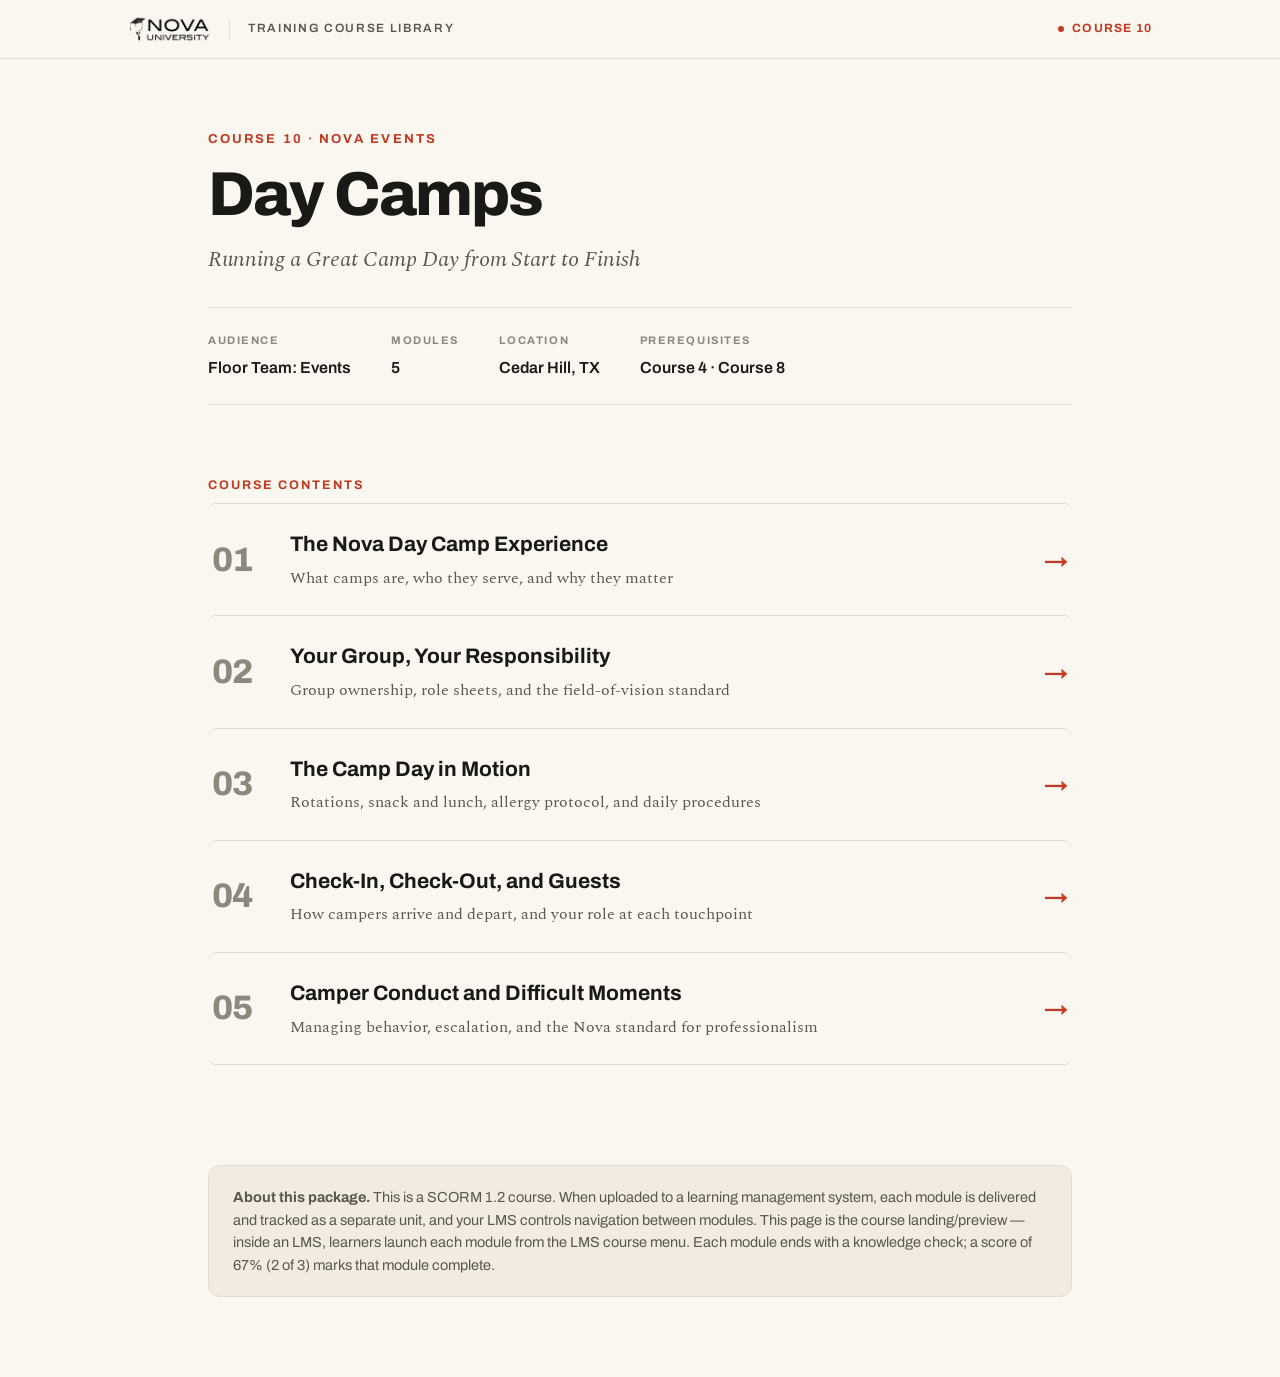
<file: index.html>
<!DOCTYPE html>
<html lang="en">
<head>
<meta charset="utf-8">
<meta name="viewport" content="width=device-width, initial-scale=1">
<title>Course 10 — Nova Events: Day Camps — Nova University</title>
<link rel="preconnect" href="https://fonts.googleapis.com">
<link rel="preconnect" href="https://fonts.gstatic.com" crossorigin>
<link href="https://fonts.googleapis.com/css2?family=Archivo:wght@400;500;600;700;800&family=Spectral:ital,wght@0,400;0,500;0,600;1,400;1,500&display=swap" rel="stylesheet">
<link rel="stylesheet" href="shared/course.css">
</head>
<body>
<div class="topbar"><div class="topbar-inner">
  <img class="logo" src="shared/nova-logo.png" alt="Nova University">
  <div class="crumb">Training Course Library</div>
  <div class="modtag"><span class="dot"></span>Course 10</div>
</div></div>

<header class="home-hero">
  <div class="ccode">Course 10 · Nova Events</div>
  <h1>Day Camps</h1>
  <p class="sub">Running a Great Camp Day from Start to Finish</p>
  <div class="home-meta">
    <div class="mi"><div class="k">Audience</div><div class="v">Floor Team: Events</div></div>
    <div class="mi"><div class="k">Modules</div><div class="v">5</div></div>
    <div class="mi"><div class="k">Location</div><div class="v">Cedar Hill, TX</div></div>
    <div class="mi"><div class="k">Prerequisites</div><div class="v">Course 4 · Course 8</div></div>
  </div>
</header>

<section class="mod-list">
  <div class="lbl">Course Contents</div>
  <a class="modrow" href="module1.html">
    <div class="mn">01</div>
    <div class="mc"><h3>The Nova Day Camp Experience</h3><p>What camps are, who they serve, and why they matter</p></div>
    <div class="go">→</div>
  </a>
  <a class="modrow" href="module2.html">
    <div class="mn">02</div>
    <div class="mc"><h3>Your Group, Your Responsibility</h3><p>Group ownership, role sheets, and the field-of-vision standard</p></div>
    <div class="go">→</div>
  </a>
  <a class="modrow" href="module3.html">
    <div class="mn">03</div>
    <div class="mc"><h3>The Camp Day in Motion</h3><p>Rotations, snack and lunch, allergy protocol, and daily procedures</p></div>
    <div class="go">→</div>
  </a>
  <a class="modrow" href="module4.html">
    <div class="mn">04</div>
    <div class="mc"><h3>Check-In, Check-Out, and Guests</h3><p>How campers arrive and depart, and your role at each touchpoint</p></div>
    <div class="go">→</div>
  </a>
  <a class="modrow" href="module5.html">
    <div class="mn">05</div>
    <div class="mc"><h3>Camper Conduct and Difficult Moments</h3><p>Managing behavior, escalation, and the Nova standard for professionalism</p></div>
    <div class="go">→</div>
  </a>
</section>

<div class="home-note">
  <div class="box"><strong>About this package.</strong> This is a SCORM 1.2 course. When uploaded to a learning management system, each module is delivered and tracked as a separate unit, and your LMS controls navigation between modules. This page is the course landing/preview — inside an LMS, learners launch each module from the LMS course menu. Each module ends with a knowledge check; a score of 67% (2 of 3) marks that module complete.</div>
</div>
</body>
</html>
</file>
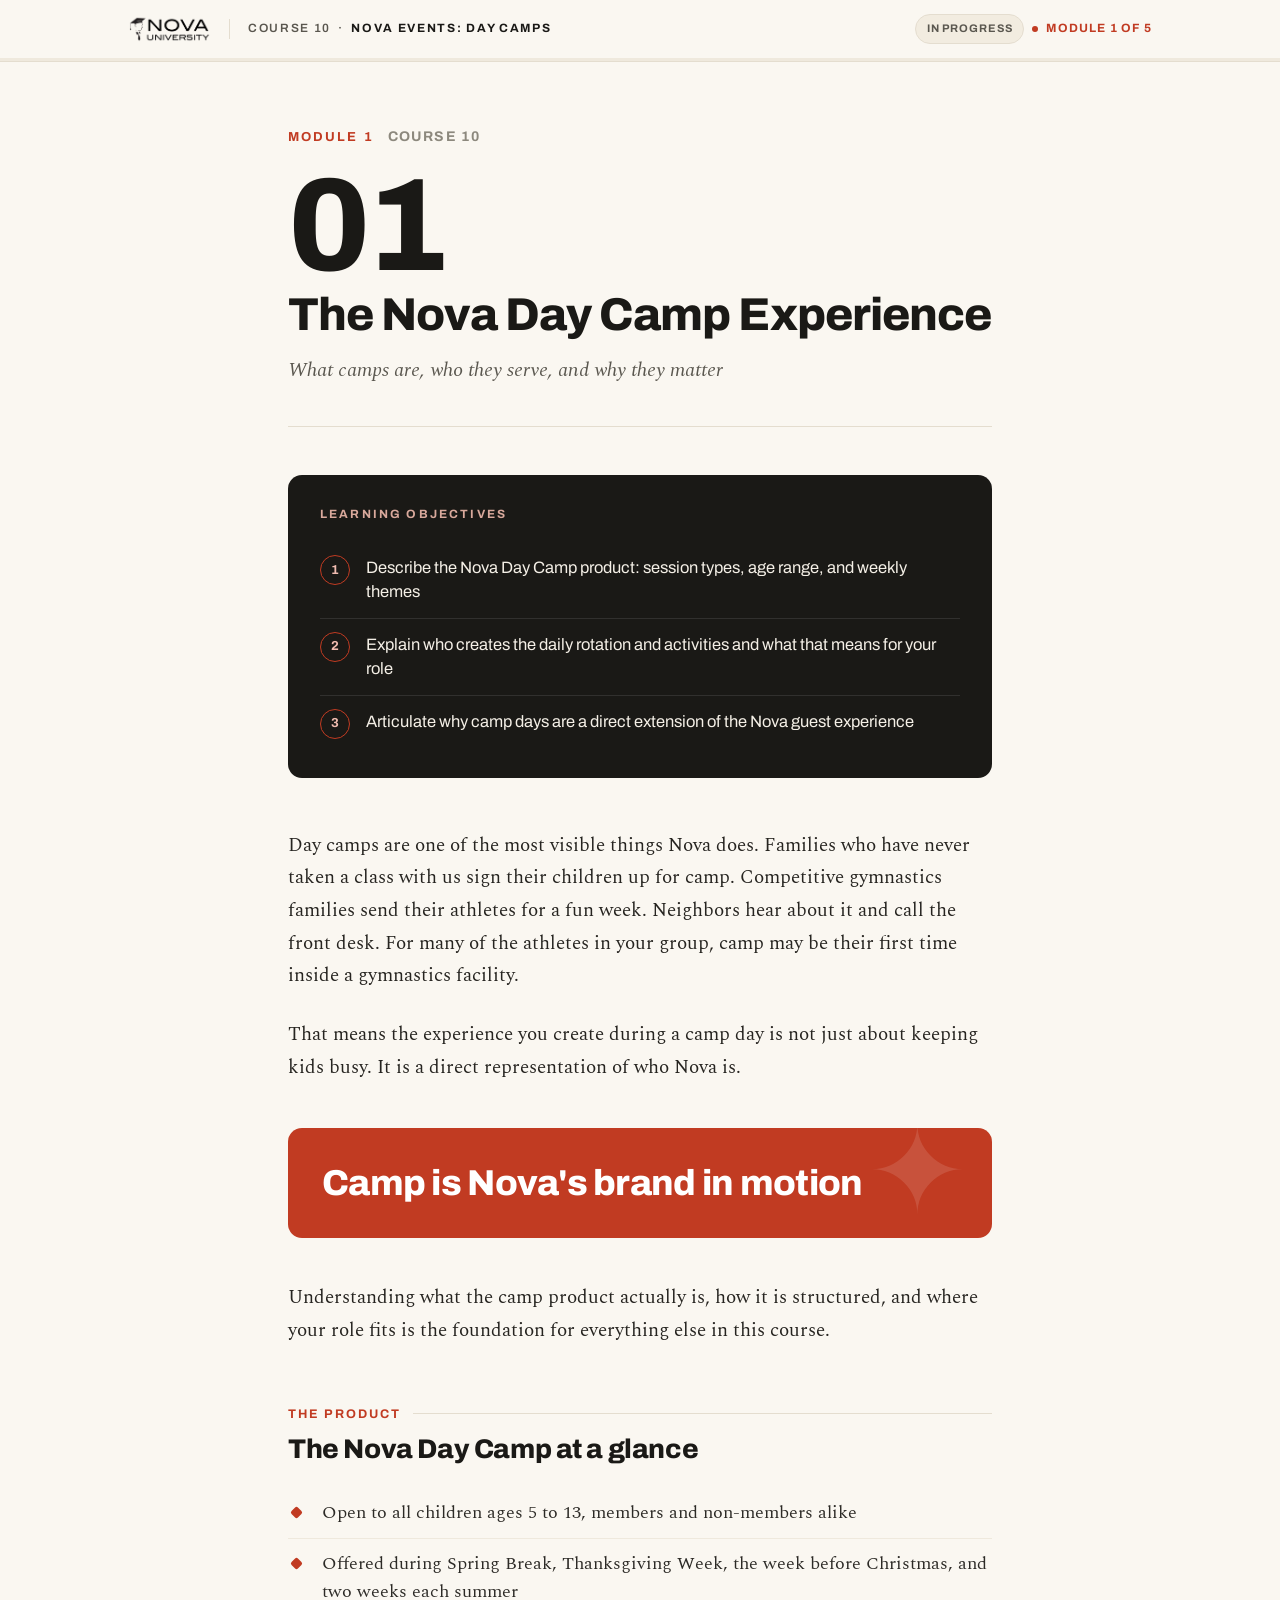
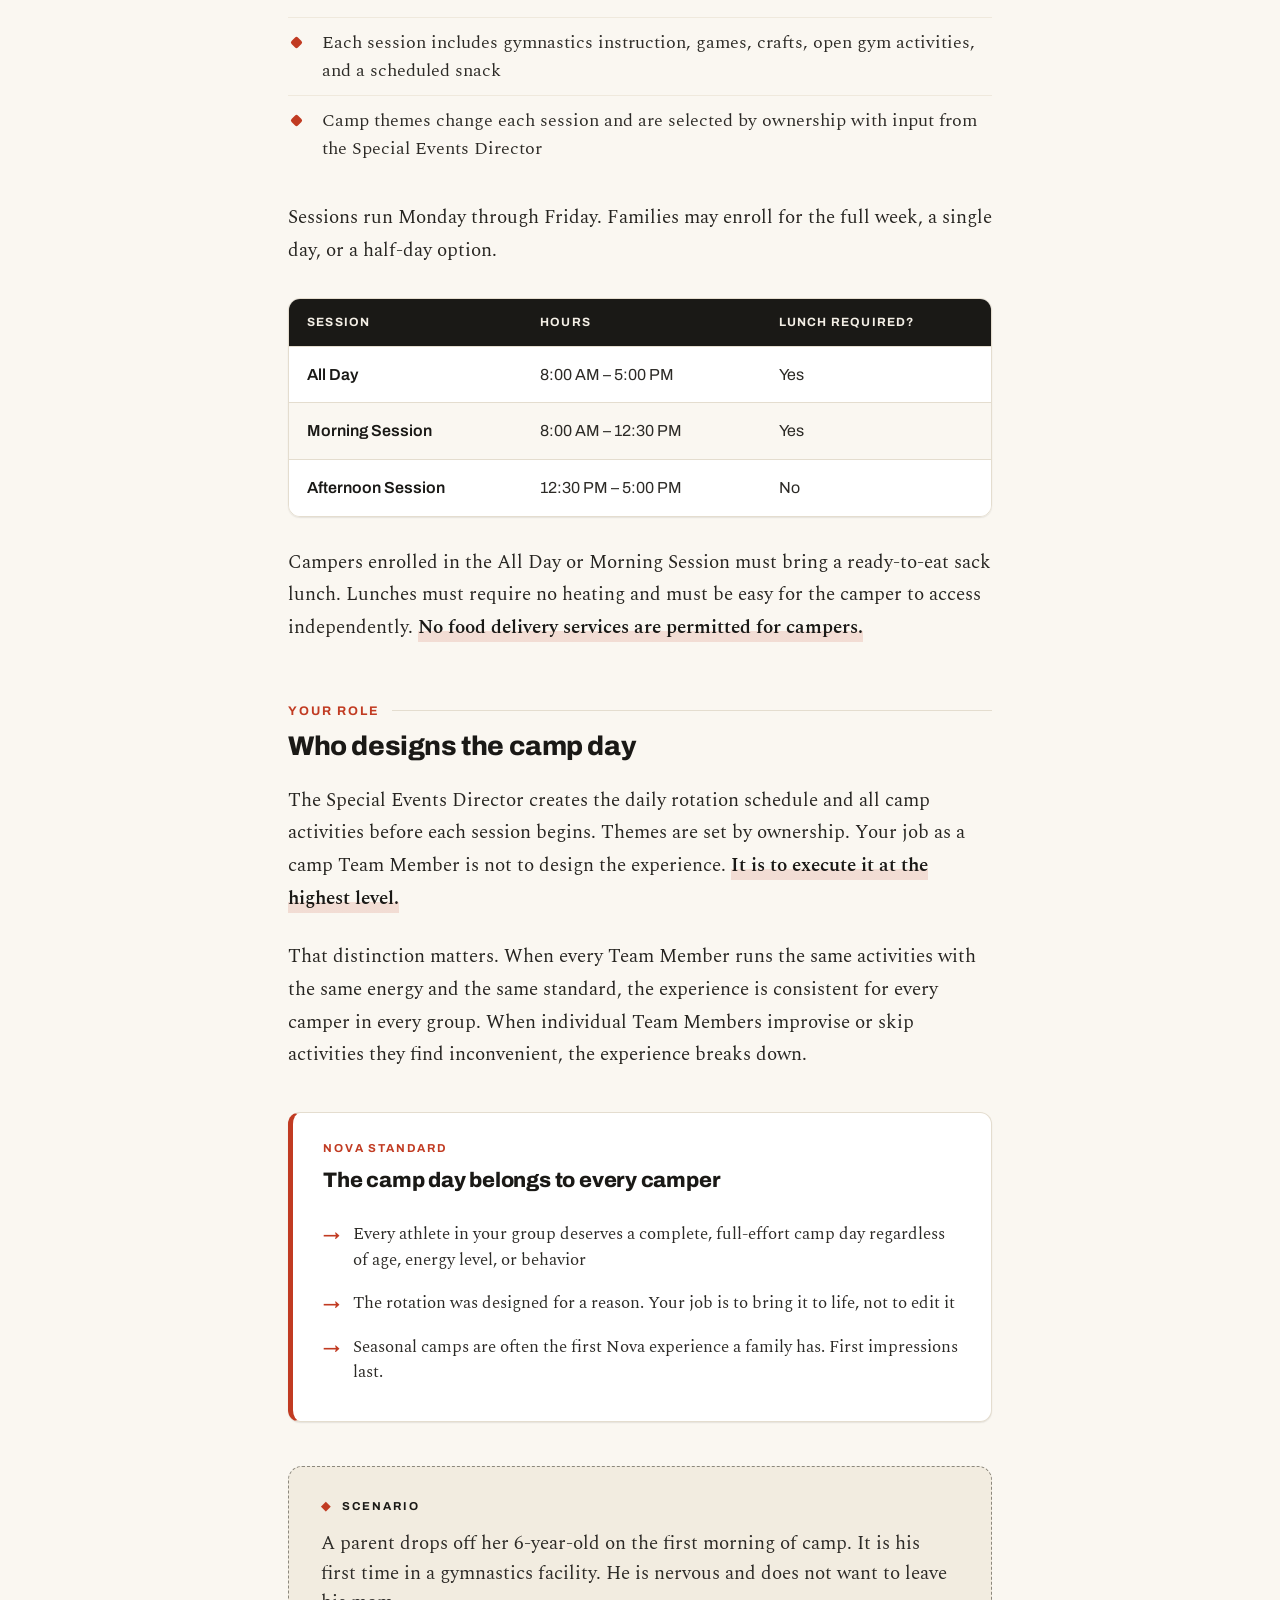
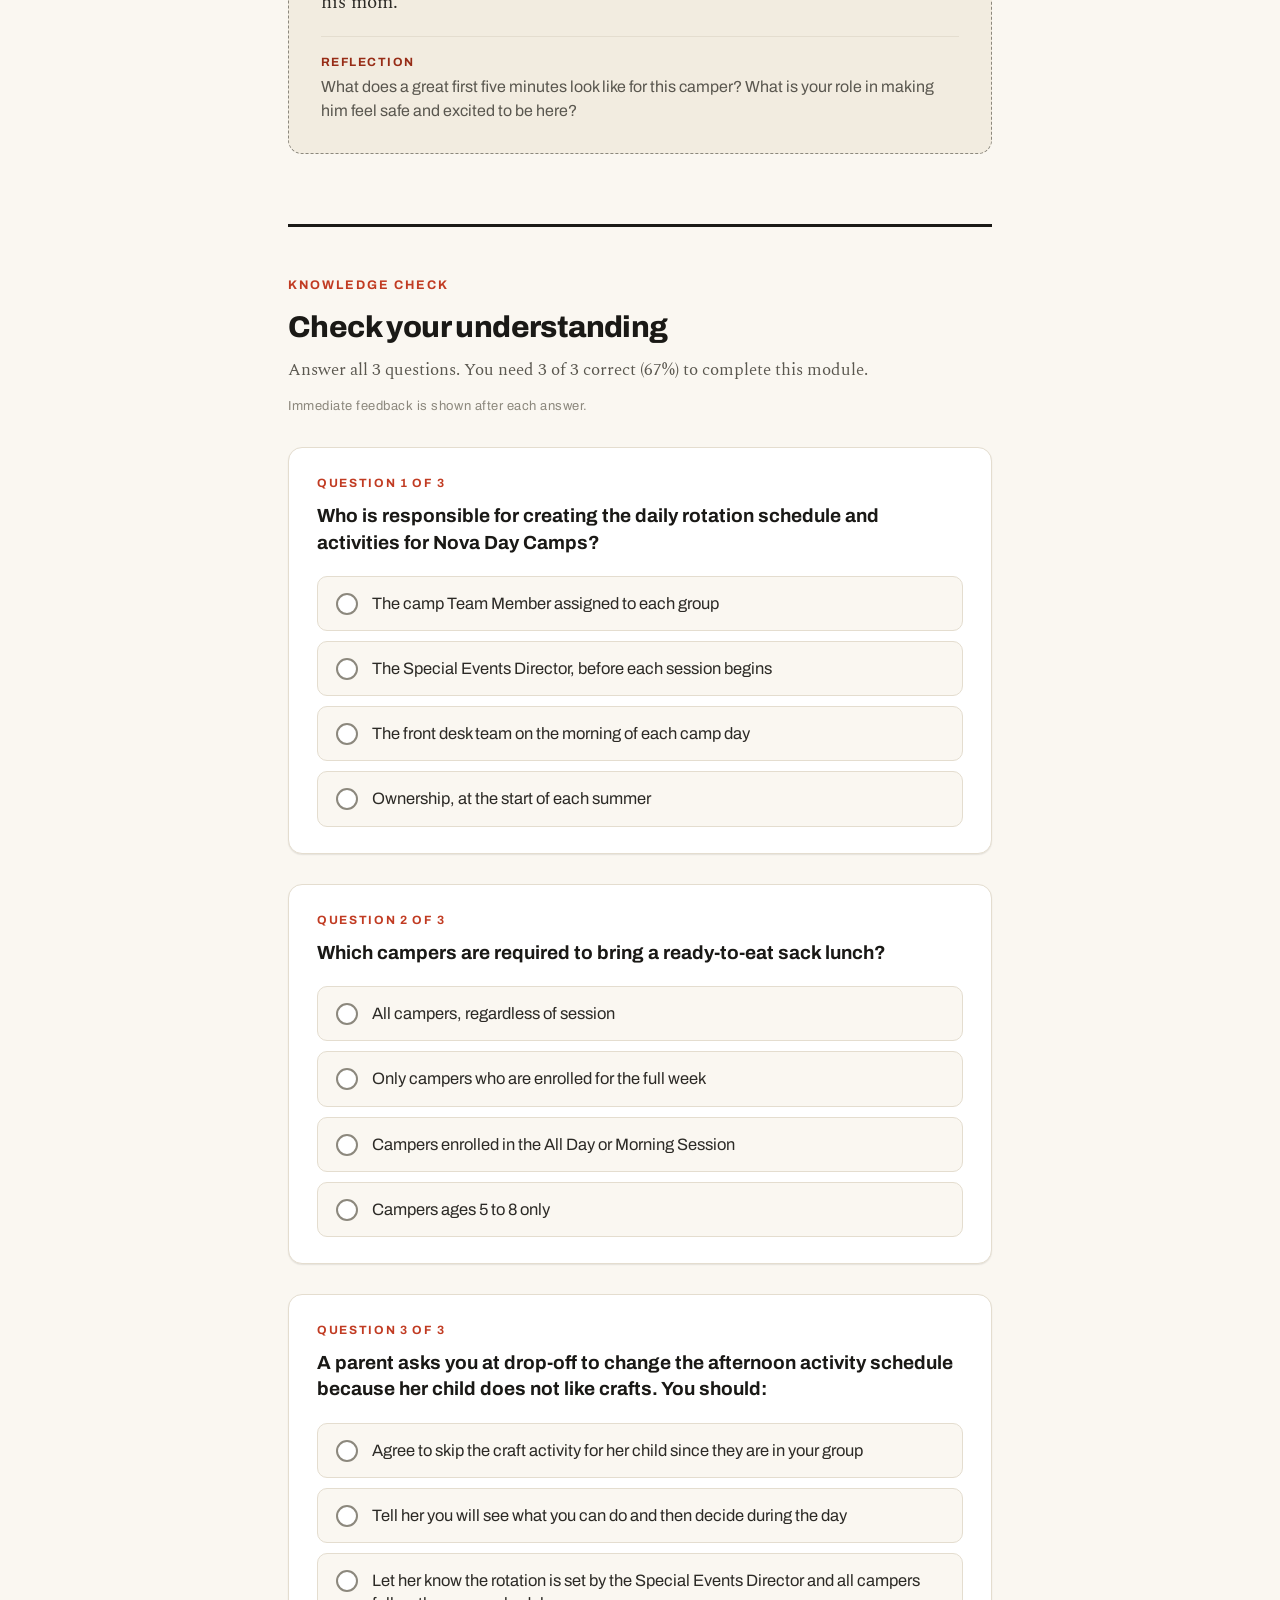
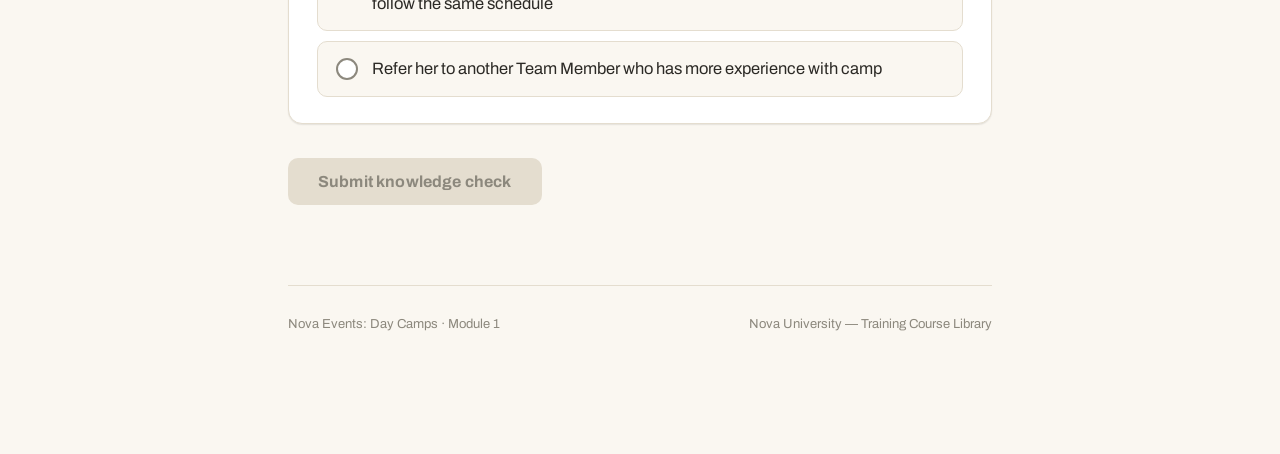
<file: module1.html>
<!DOCTYPE html>
<html lang="en">
<head>
<meta charset="utf-8">
<meta name="viewport" content="width=device-width, initial-scale=1">
<title>Module 1 — The Nova Day Camp Experience — Nova University</title>
<link rel="preconnect" href="https://fonts.googleapis.com"><link rel="preconnect" href="https://fonts.gstatic.com" crossorigin><link href="https://fonts.googleapis.com/css2?family=Archivo:wght@400;500;600;700;800&family=Spectral:ital,wght@0,400;0,500;0,600;1,400;1,500&display=swap" rel="stylesheet">
<link rel="stylesheet" href="shared/course.css">
</head>
<body>
<noscript style="font-family:sans-serif;padding:40px;display:block">This course requires JavaScript to be enabled.</noscript>
<script>window.MODULE_INDEX = 0;</script>
<script src="shared/scorm_api.js"></script>
<script src="shared/data.js"></script>
<script src="shared/player.js"></script>
</body>
</html>
</file>
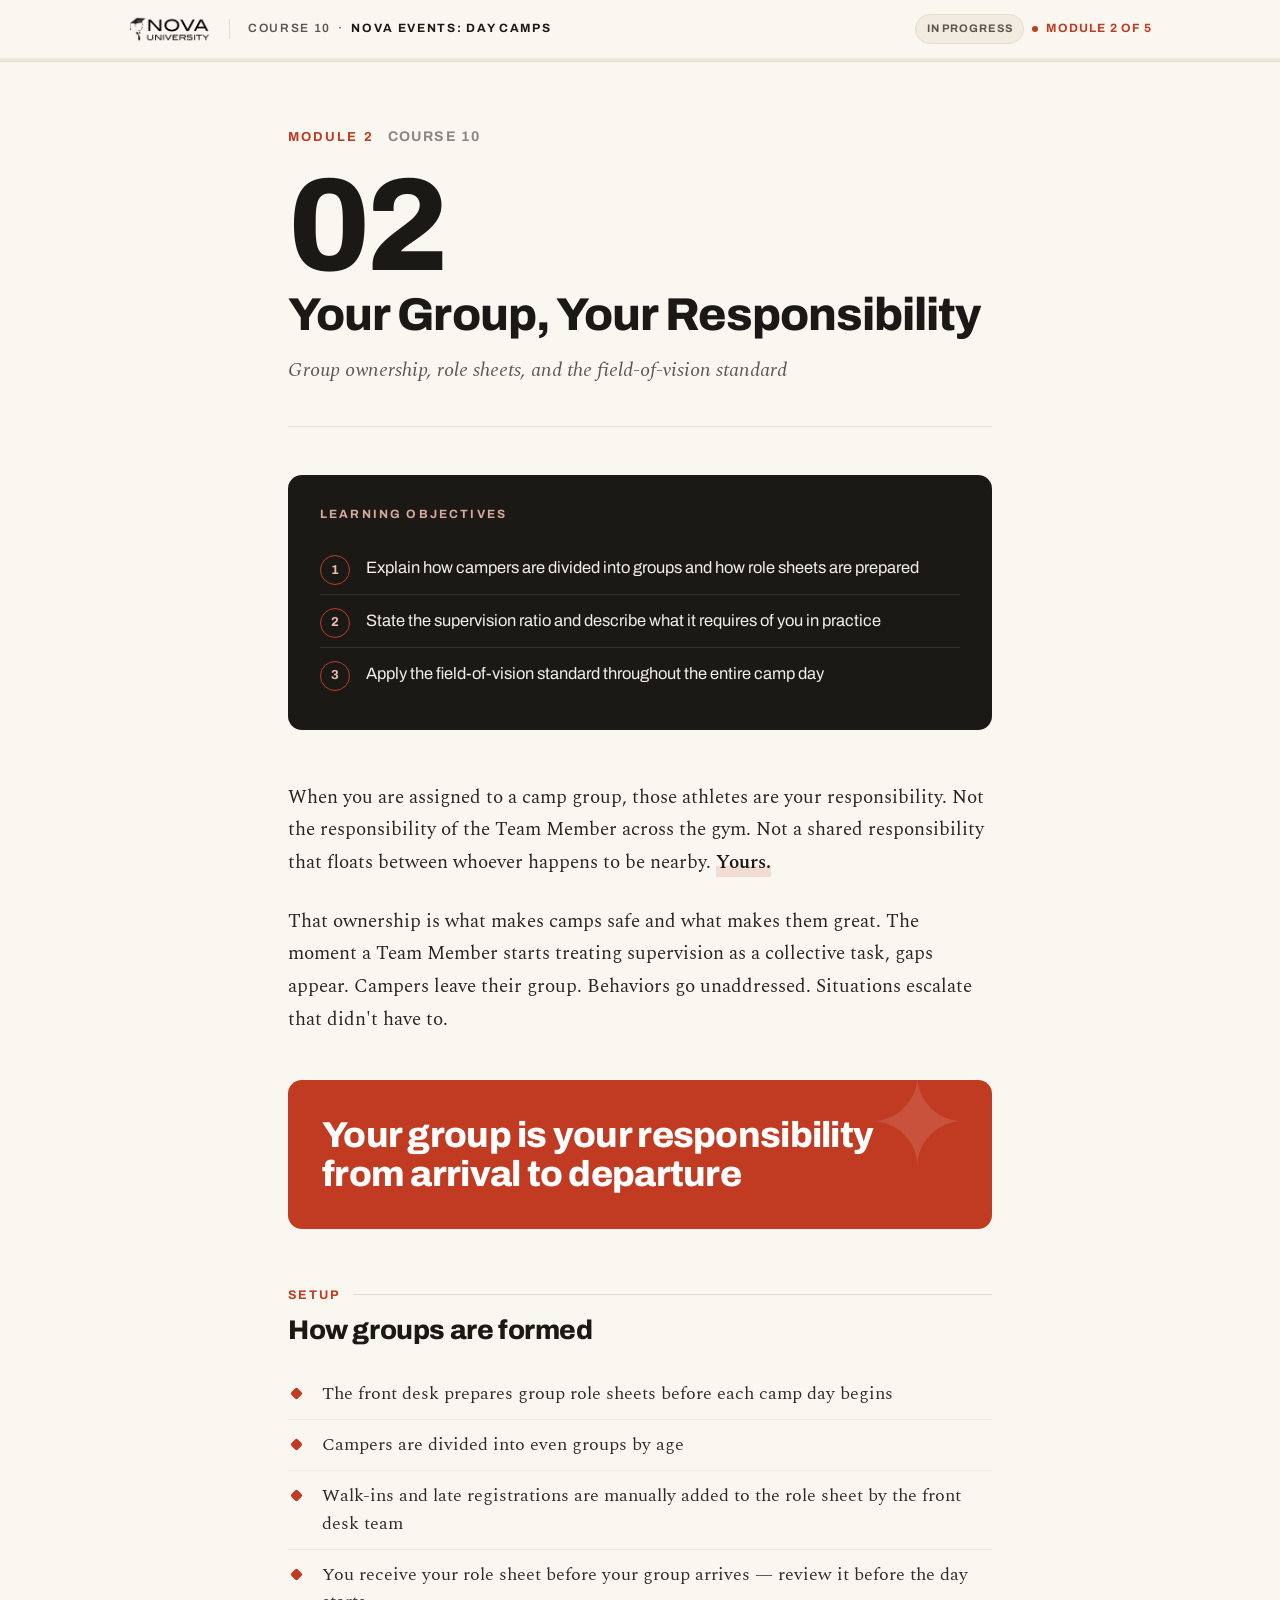
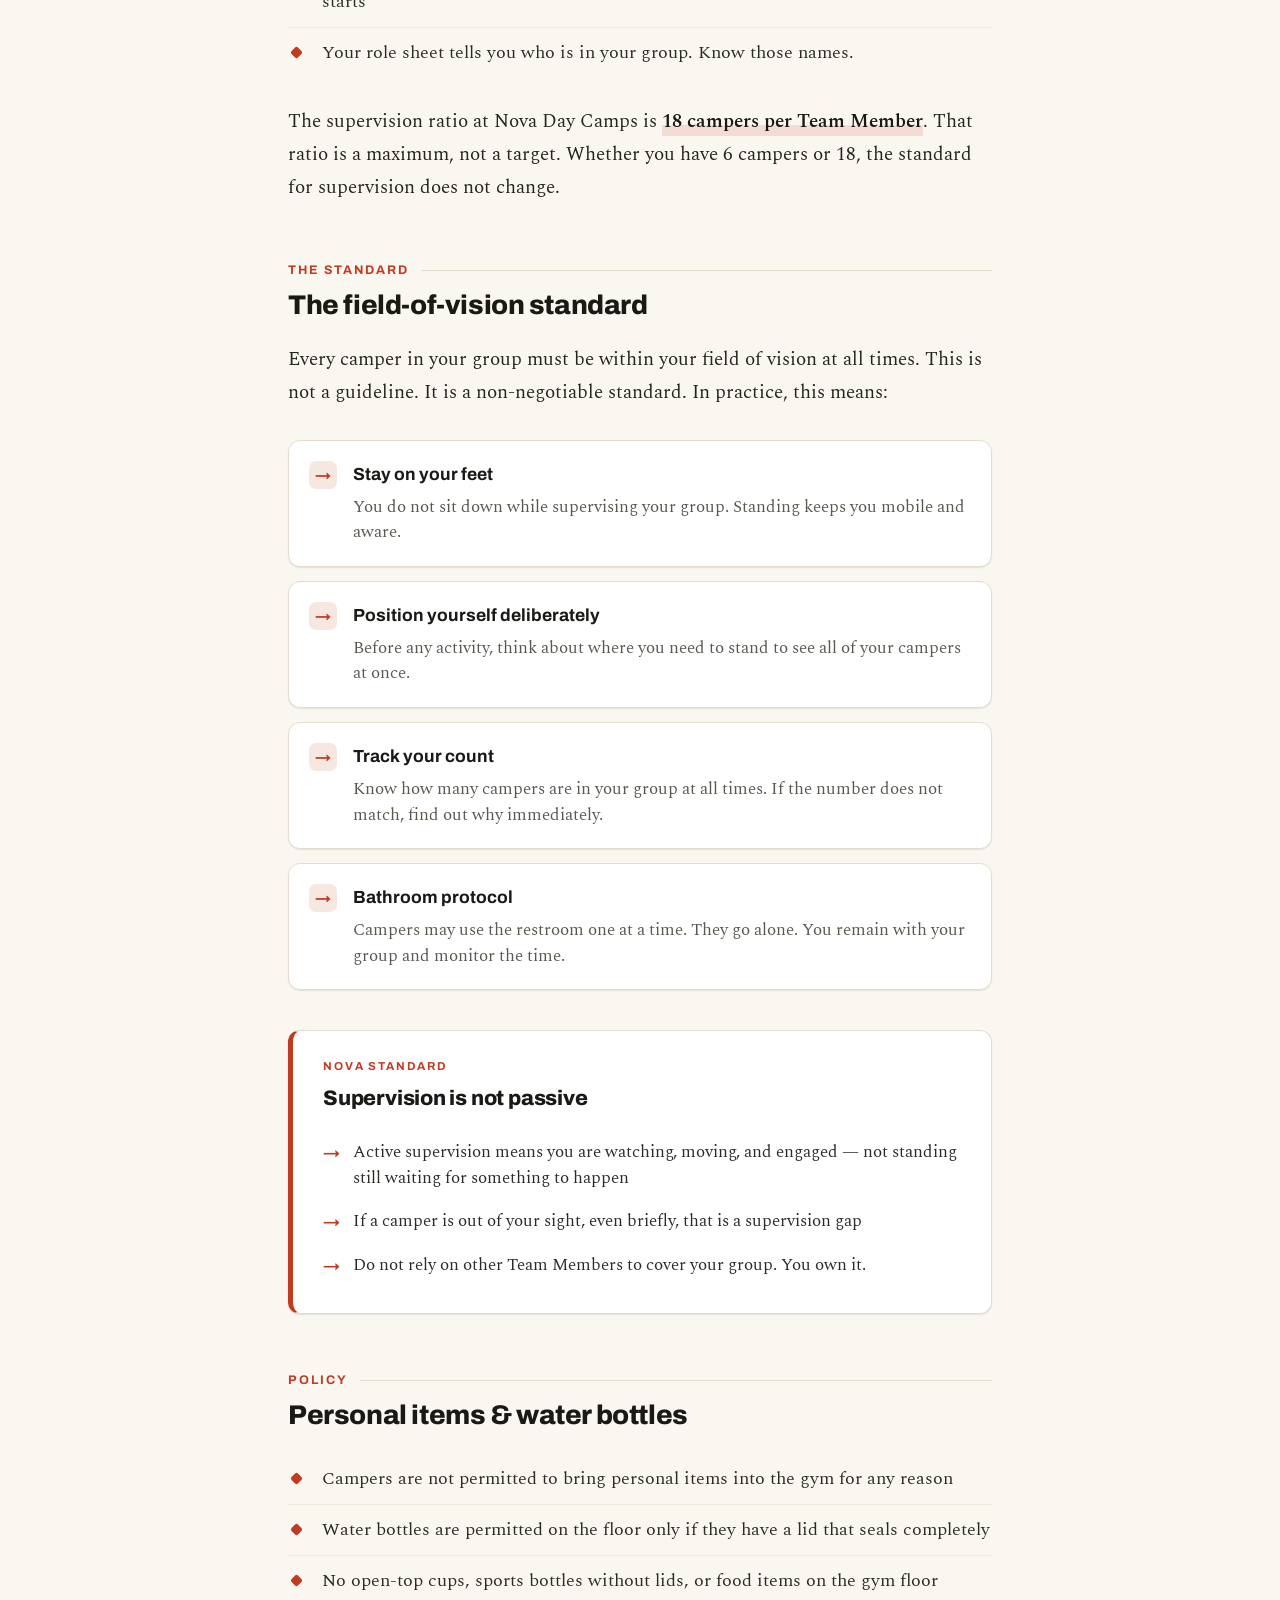
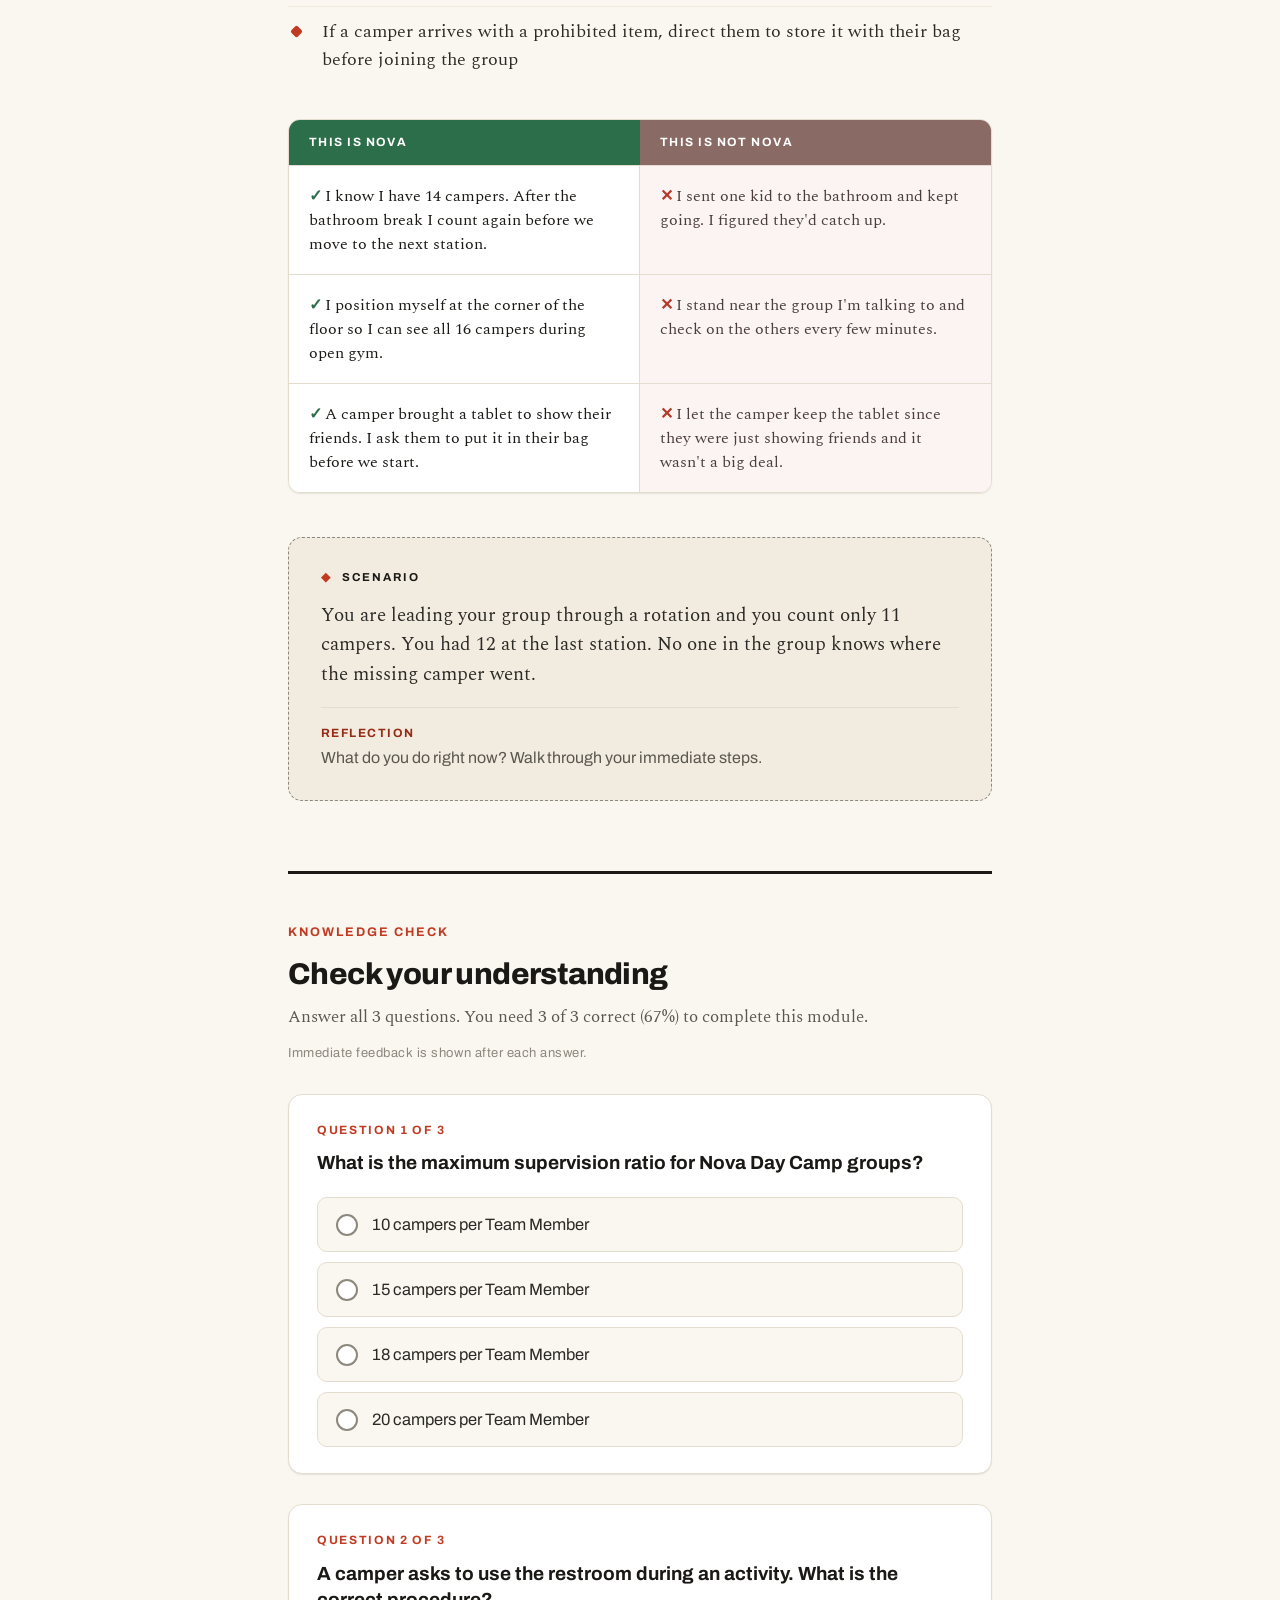
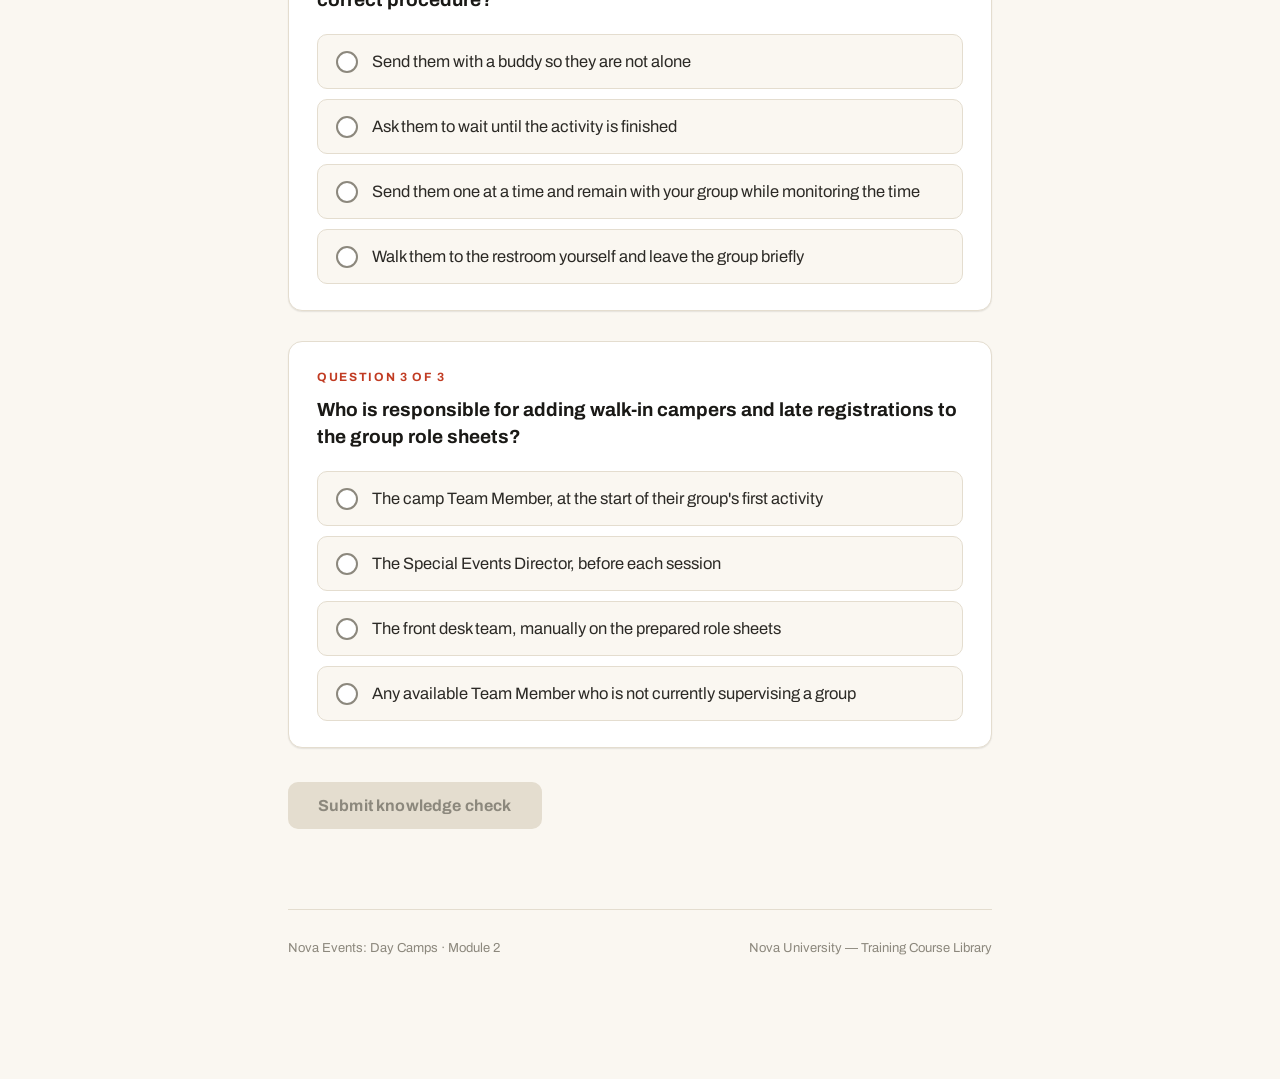
<file: module2.html>
<!DOCTYPE html>
<html lang="en">
<head>
<meta charset="utf-8">
<meta name="viewport" content="width=device-width, initial-scale=1">
<title>Module 2 — Your Group, Your Responsibility — Nova University</title>
<link rel="preconnect" href="https://fonts.googleapis.com"><link rel="preconnect" href="https://fonts.gstatic.com" crossorigin><link href="https://fonts.googleapis.com/css2?family=Archivo:wght@400;500;600;700;800&family=Spectral:ital,wght@0,400;0,500;0,600;1,400;1,500&display=swap" rel="stylesheet">
<link rel="stylesheet" href="shared/course.css">
</head>
<body>
<noscript style="font-family:sans-serif;padding:40px;display:block">This course requires JavaScript to be enabled.</noscript>
<script>window.MODULE_INDEX = 1;</script>
<script src="shared/scorm_api.js"></script>
<script src="shared/data.js"></script>
<script src="shared/player.js"></script>
</body>
</html>
</file>
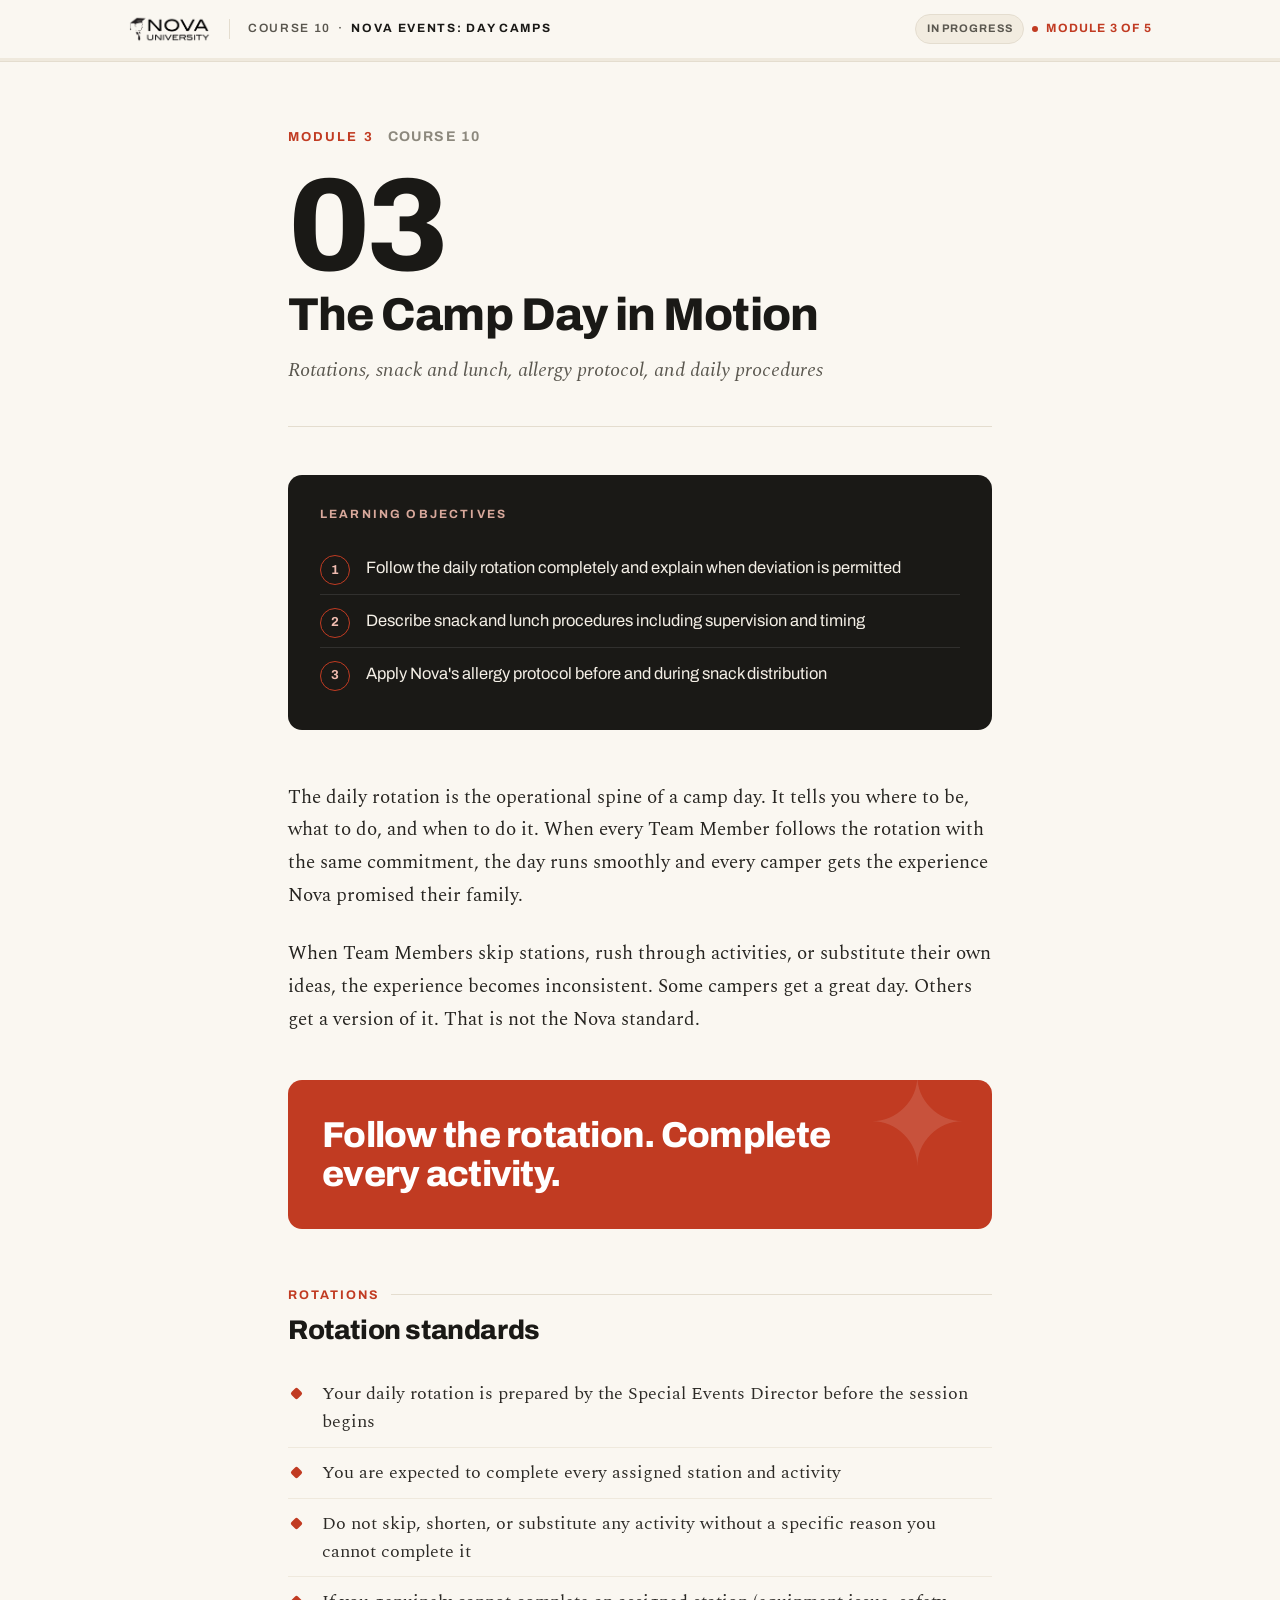
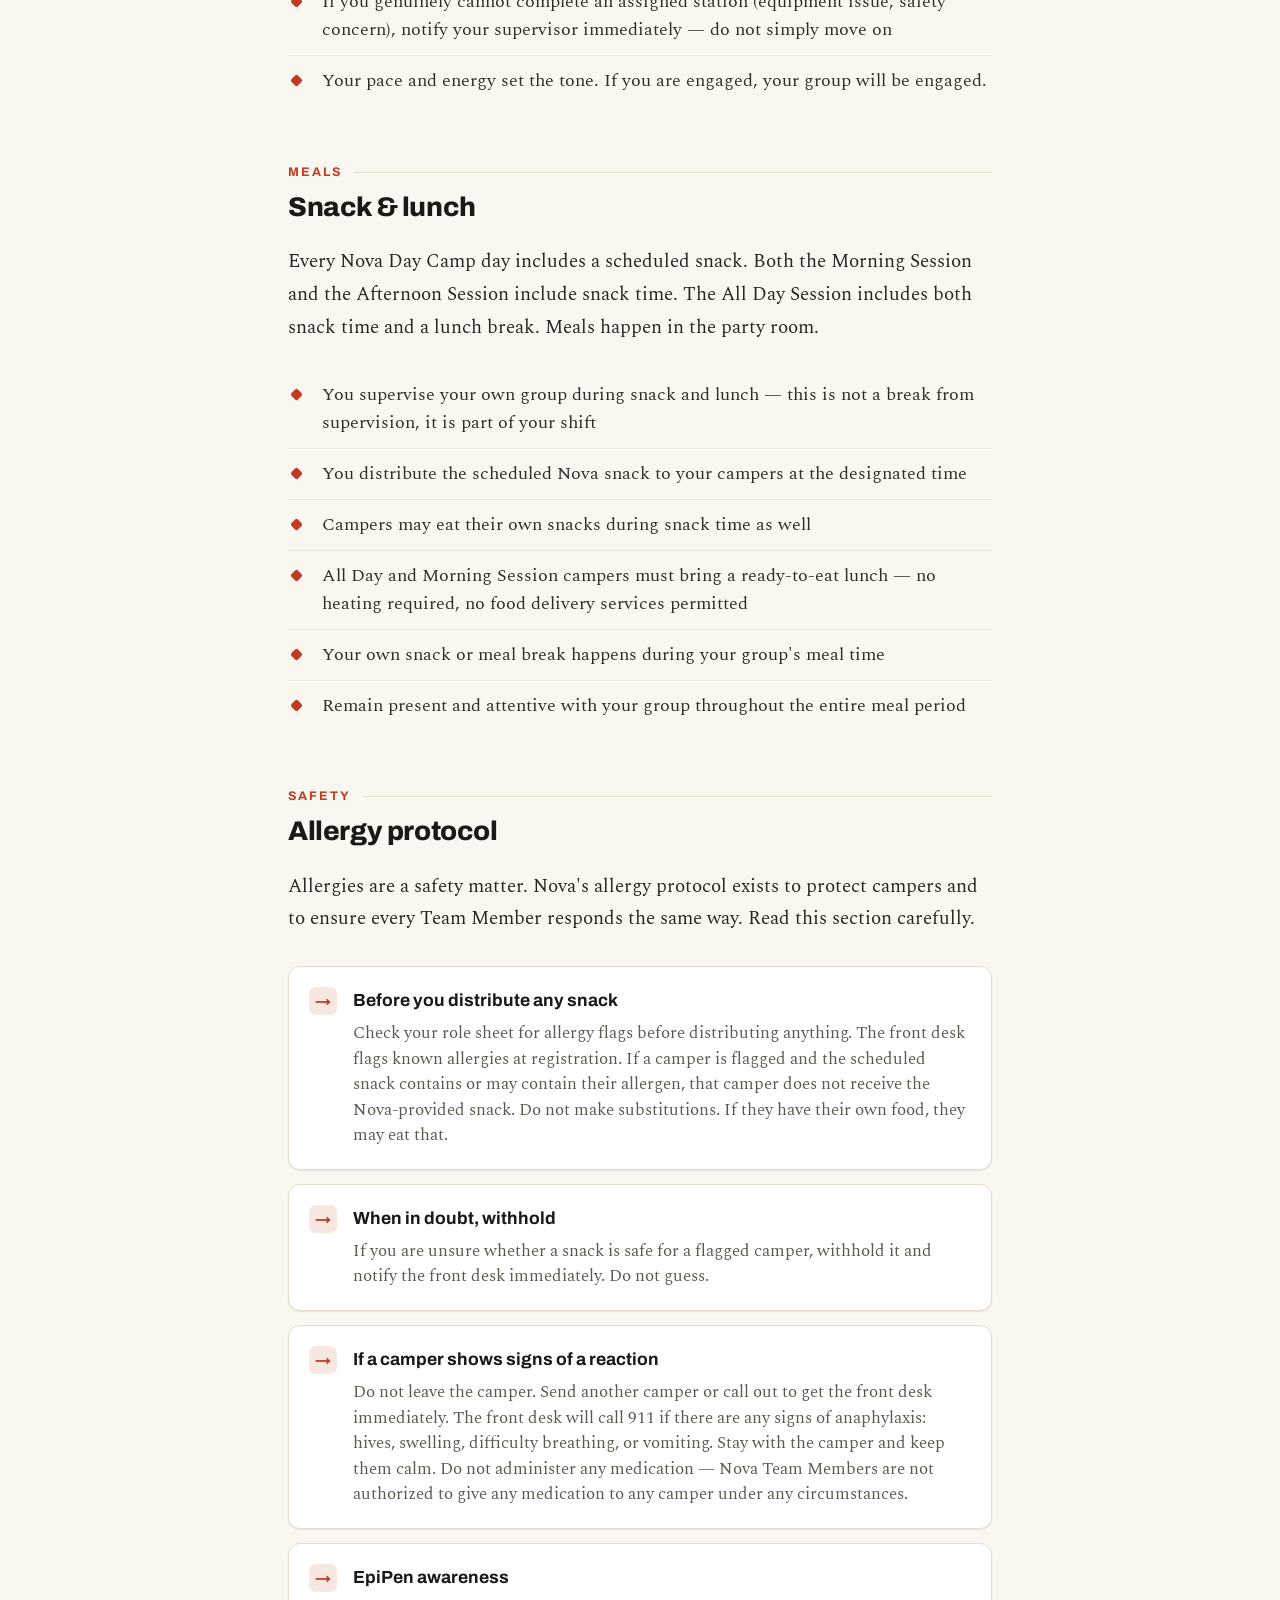
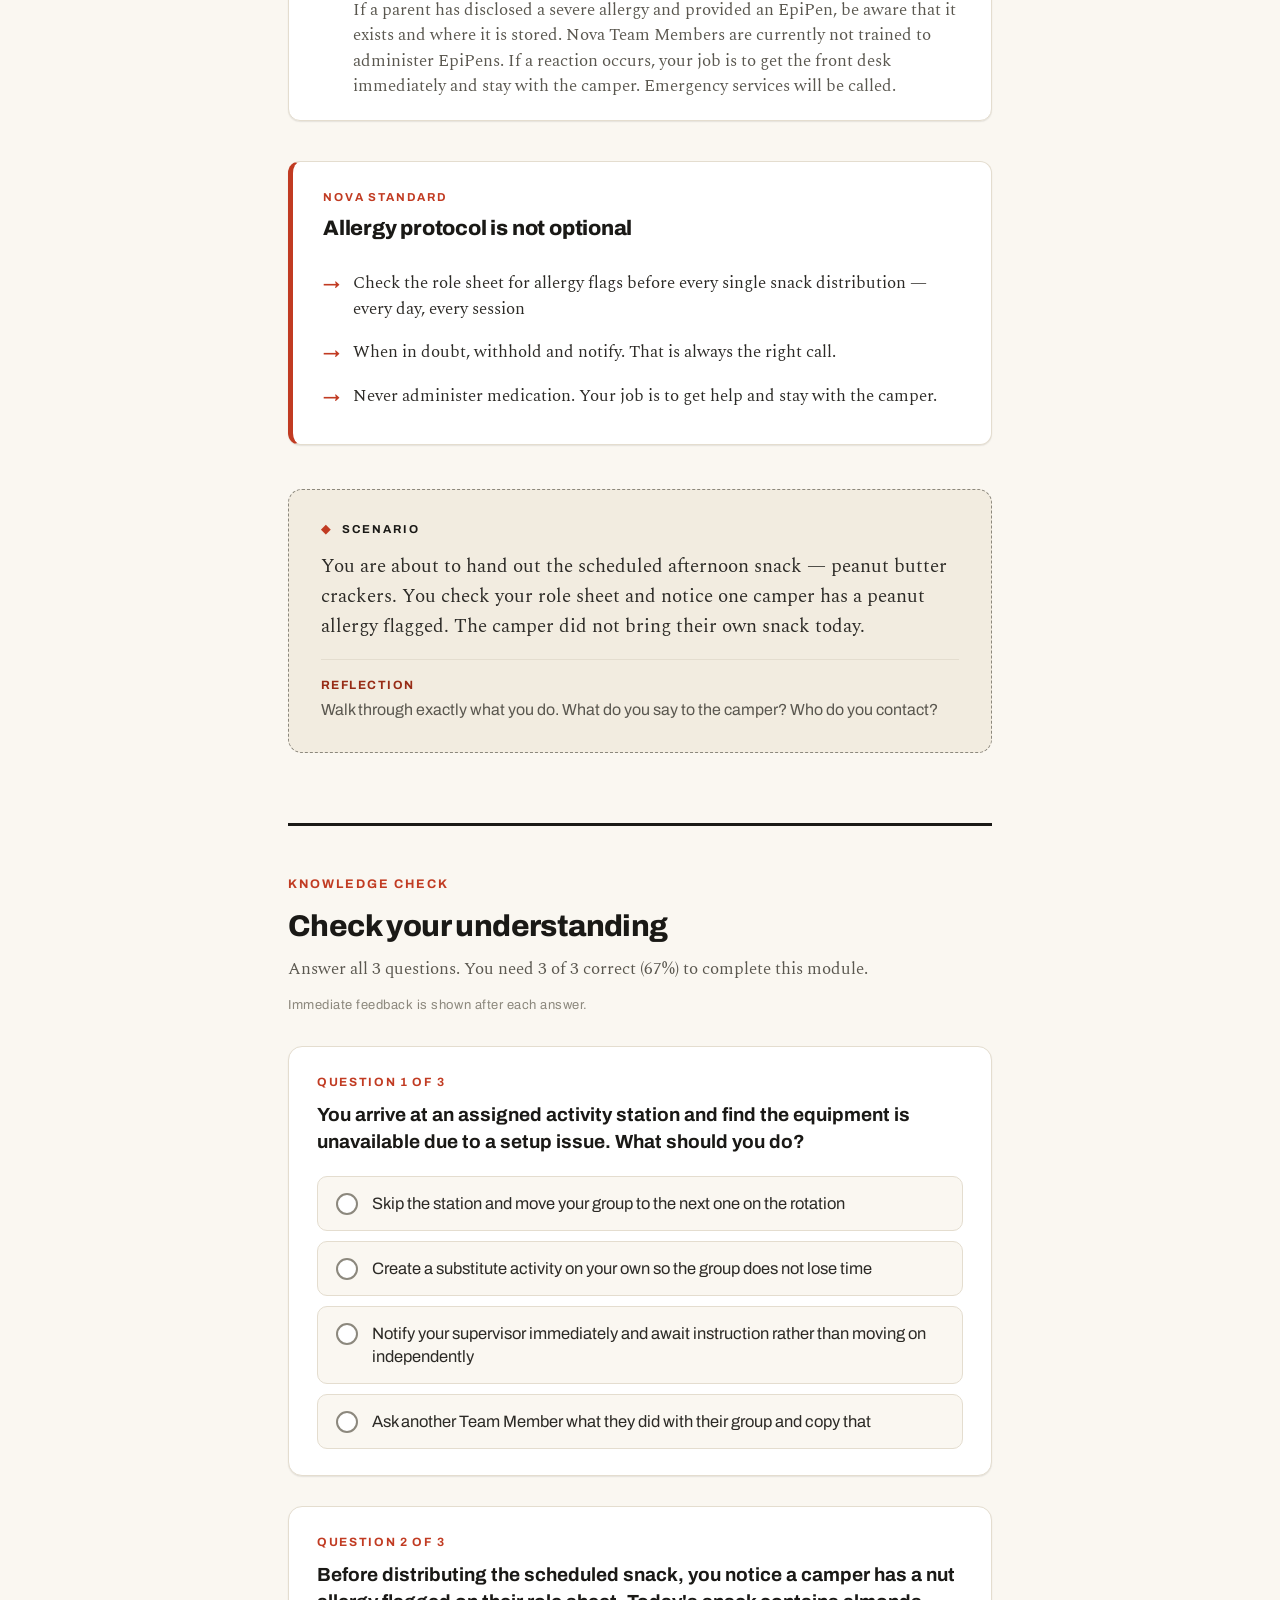
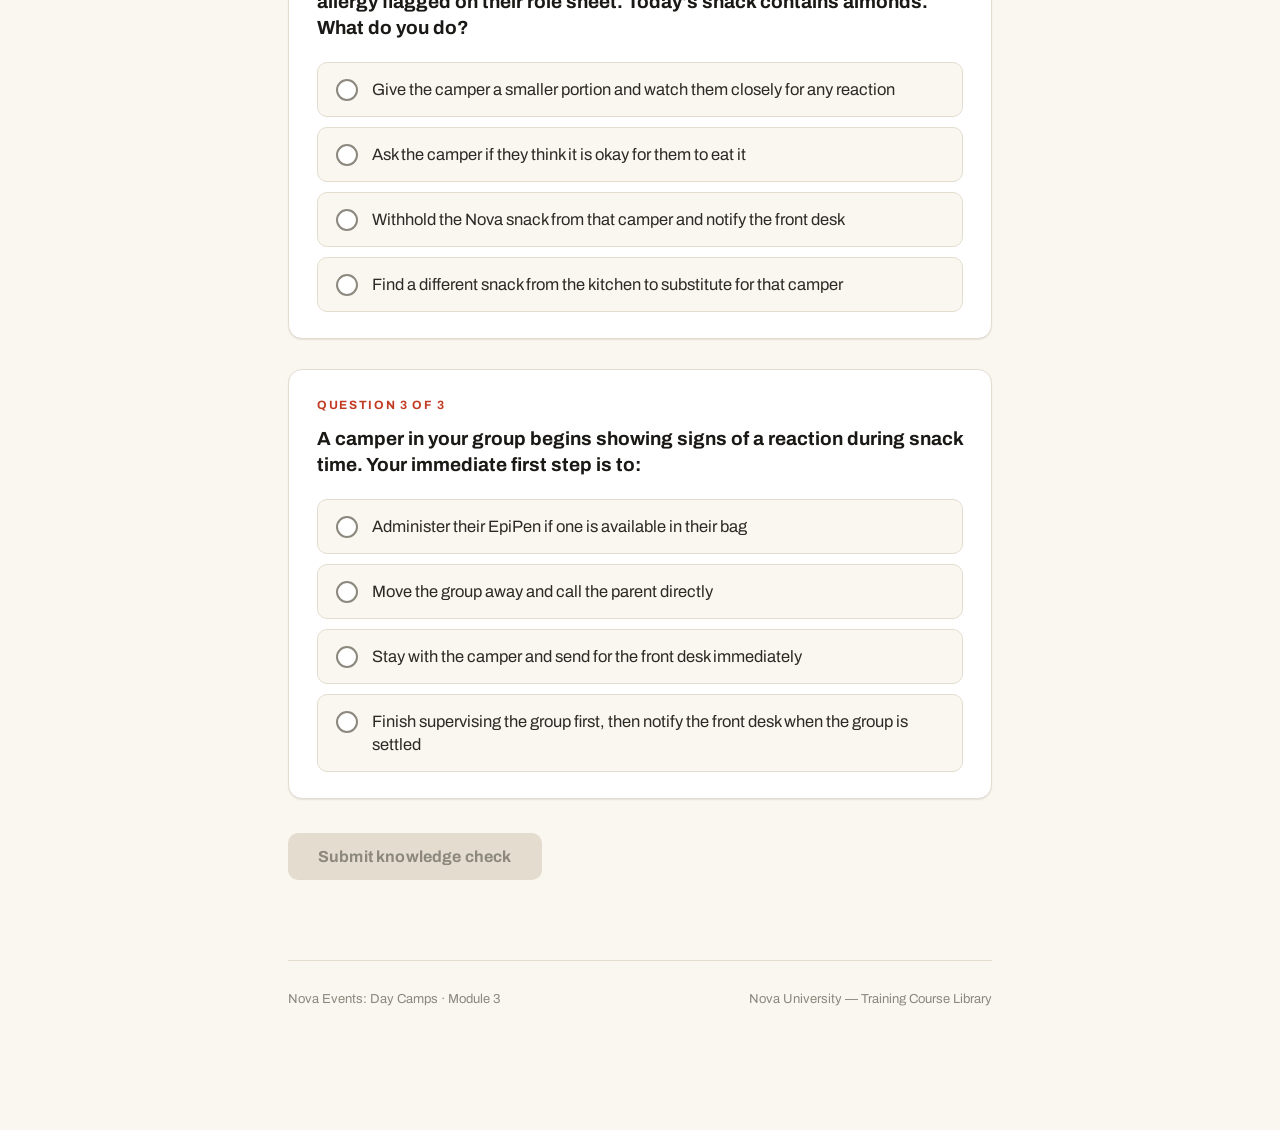
<file: module3.html>
<!DOCTYPE html>
<html lang="en">
<head>
<meta charset="utf-8">
<meta name="viewport" content="width=device-width, initial-scale=1">
<title>Module 3 — The Camp Day in Motion — Nova University</title>
<link rel="preconnect" href="https://fonts.googleapis.com"><link rel="preconnect" href="https://fonts.gstatic.com" crossorigin><link href="https://fonts.googleapis.com/css2?family=Archivo:wght@400;500;600;700;800&family=Spectral:ital,wght@0,400;0,500;0,600;1,400;1,500&display=swap" rel="stylesheet">
<link rel="stylesheet" href="shared/course.css">
</head>
<body>
<noscript style="font-family:sans-serif;padding:40px;display:block">This course requires JavaScript to be enabled.</noscript>
<script>window.MODULE_INDEX = 2;</script>
<script src="shared/scorm_api.js"></script>
<script src="shared/data.js"></script>
<script src="shared/player.js"></script>
</body>
</html>
</file>
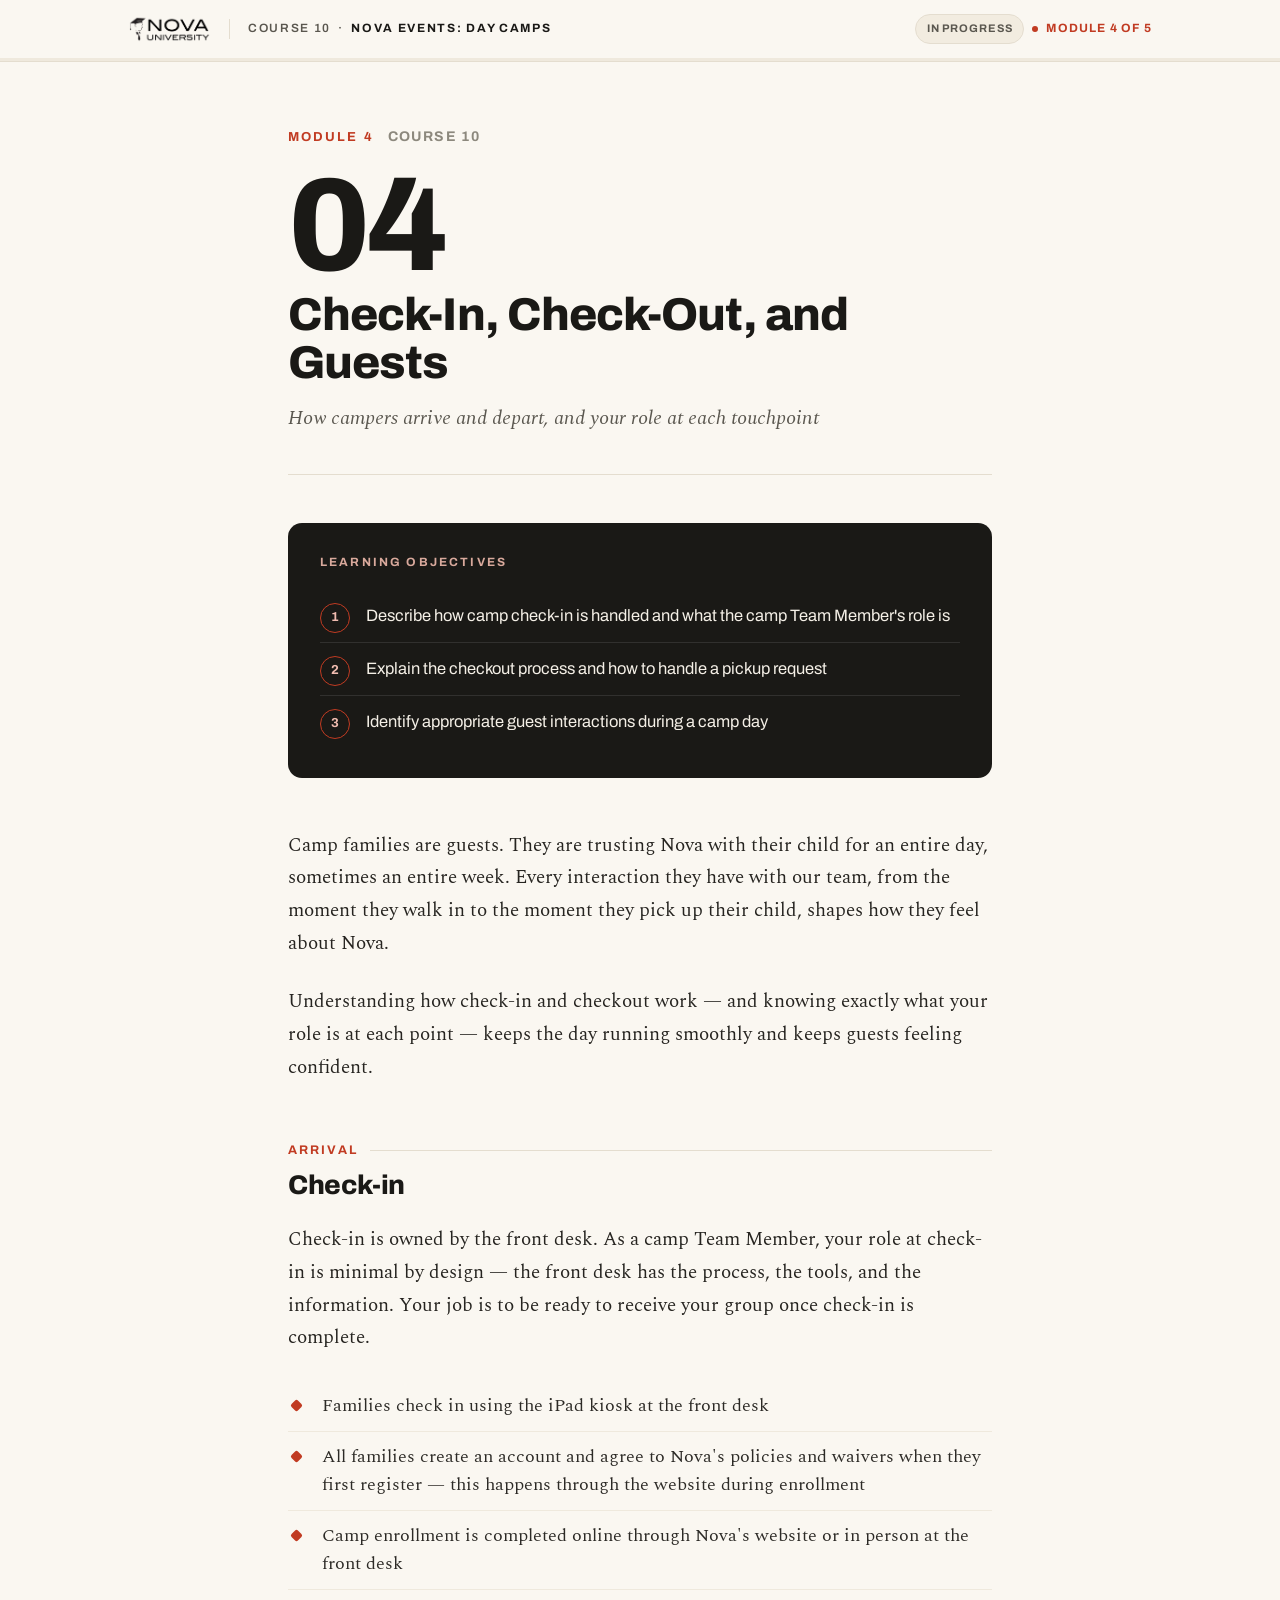
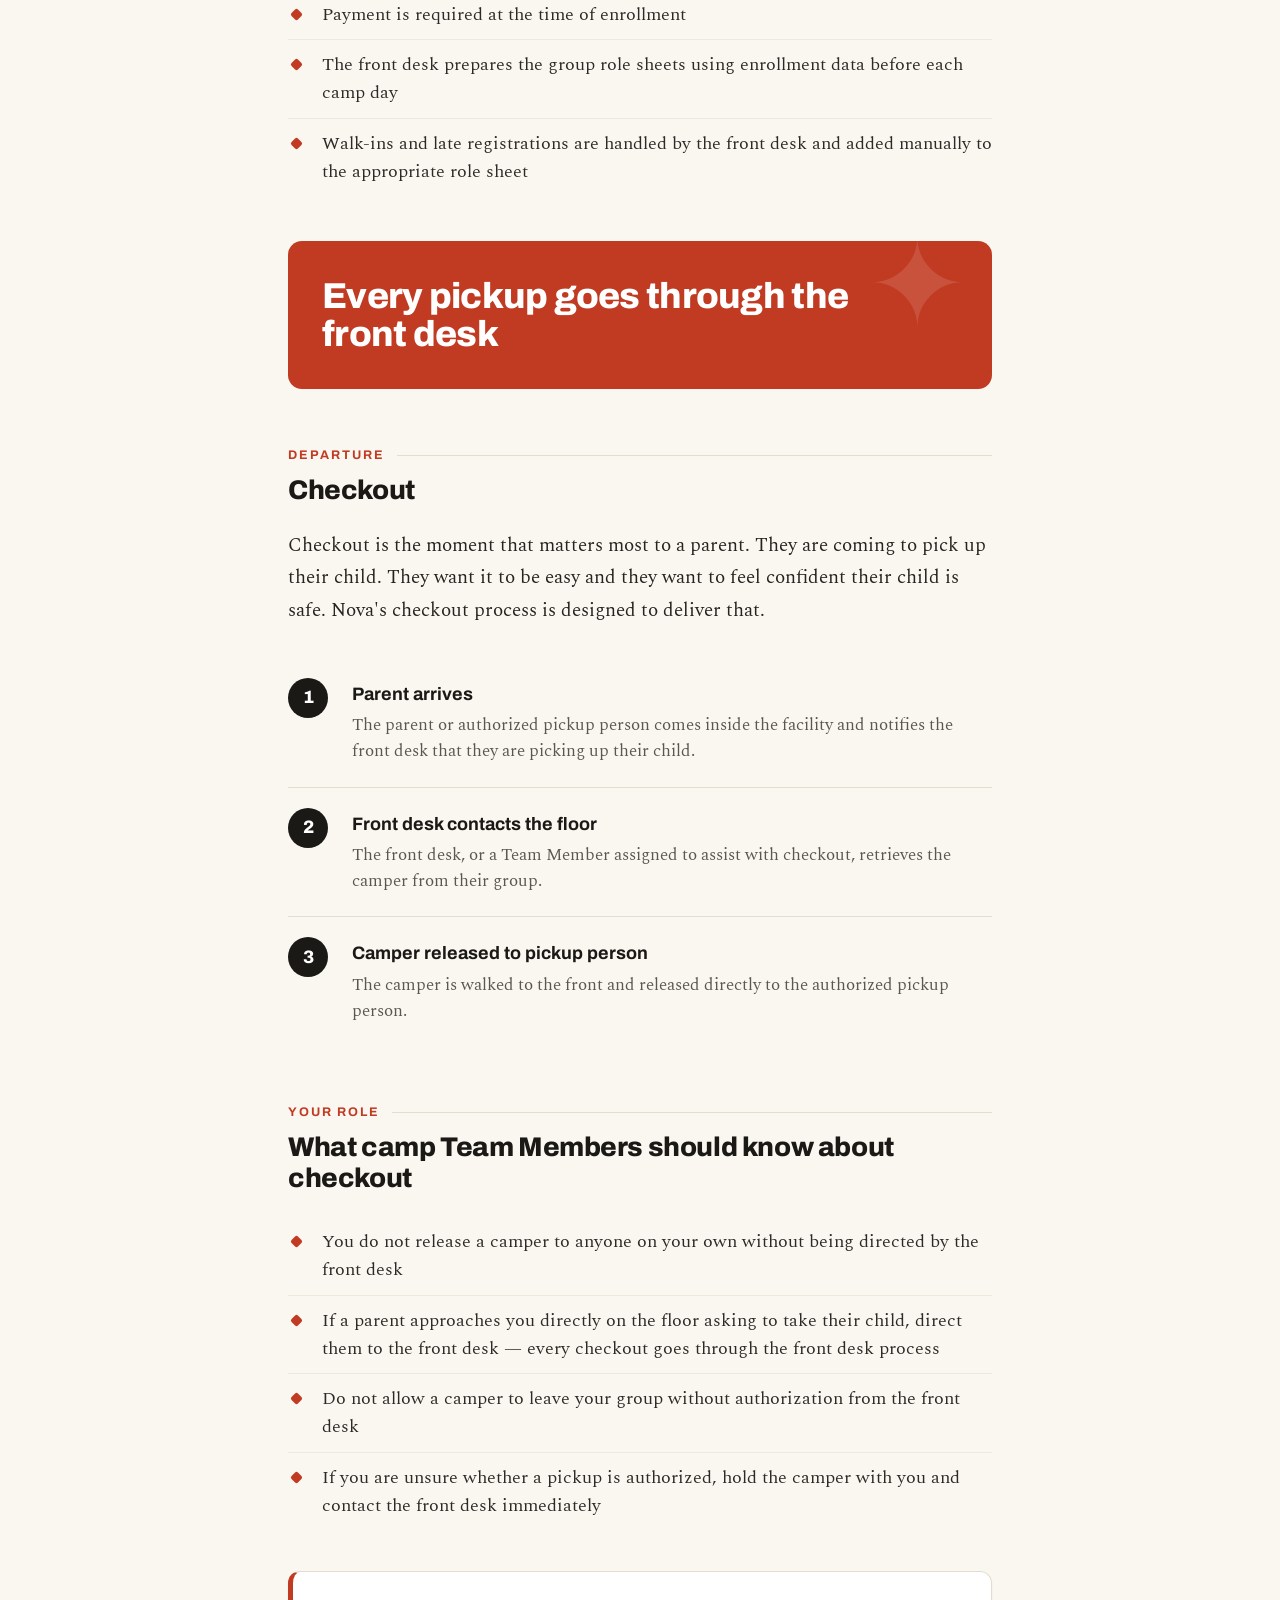
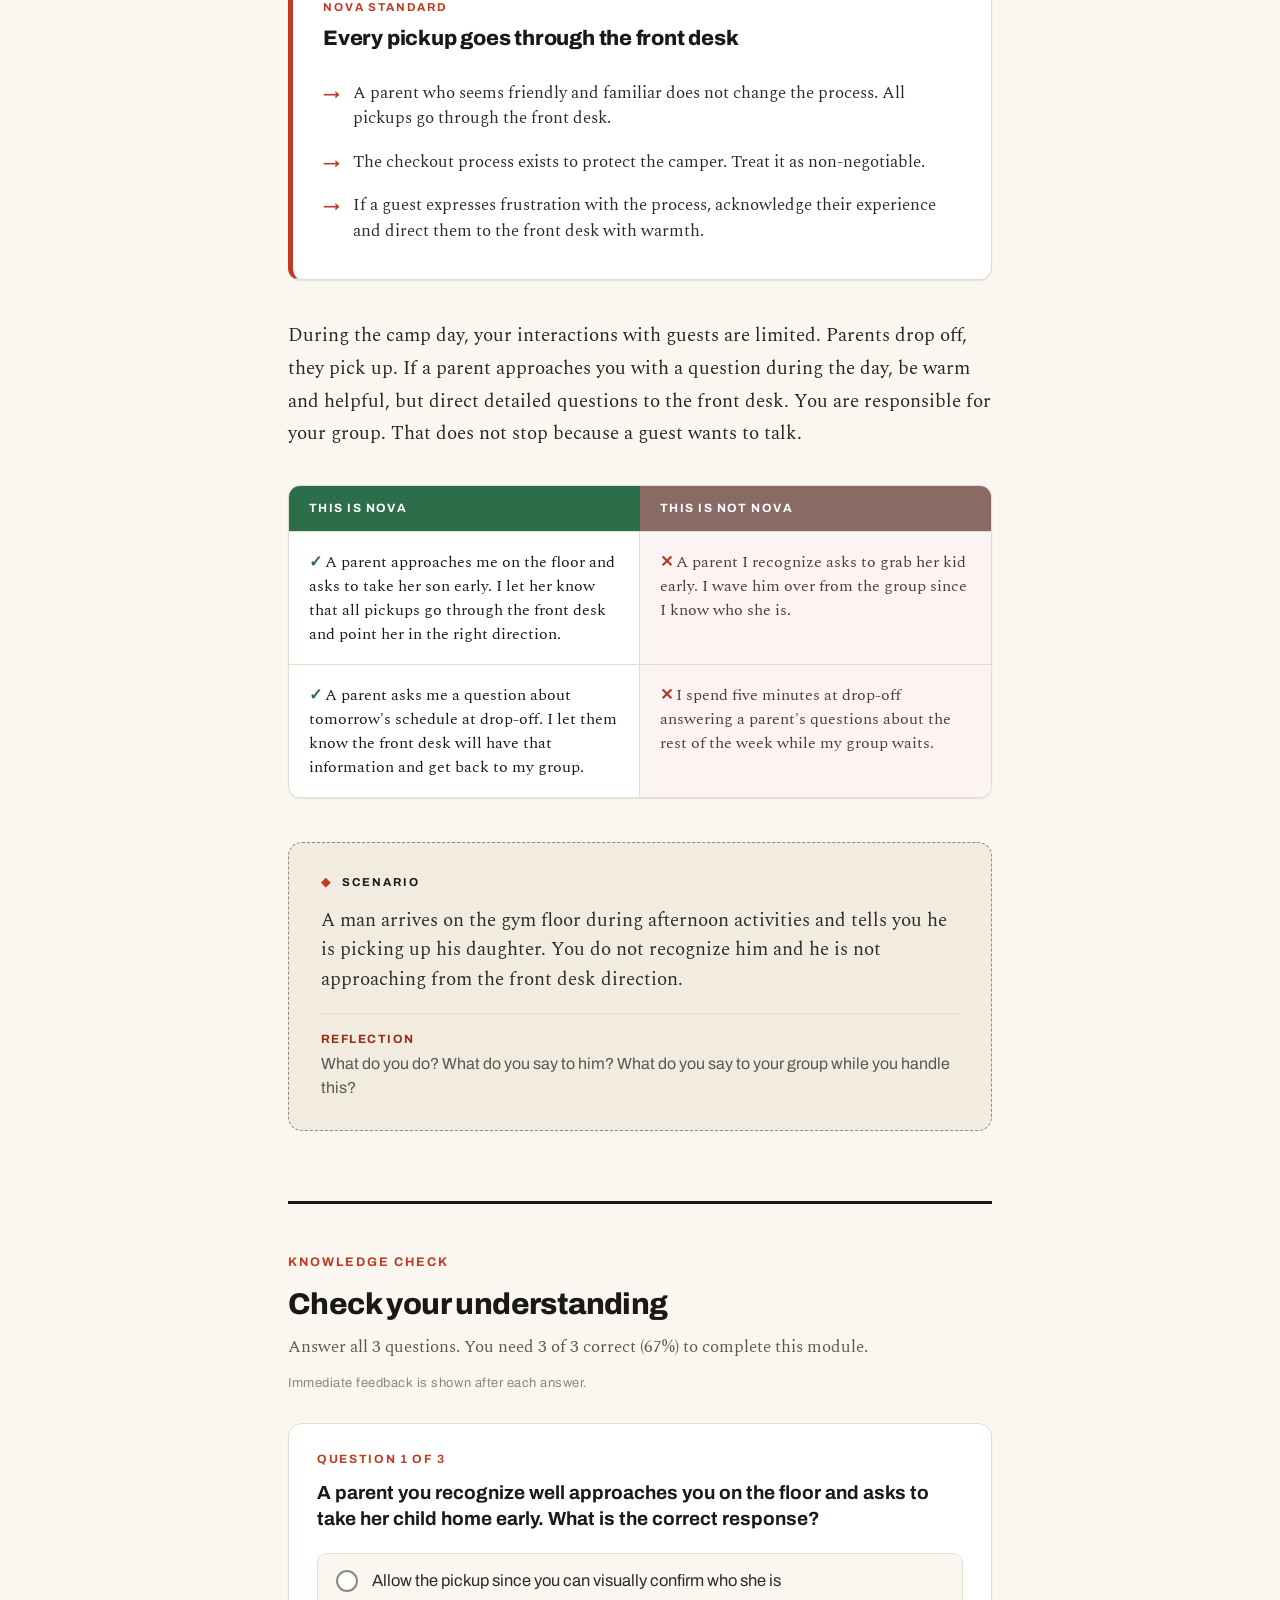
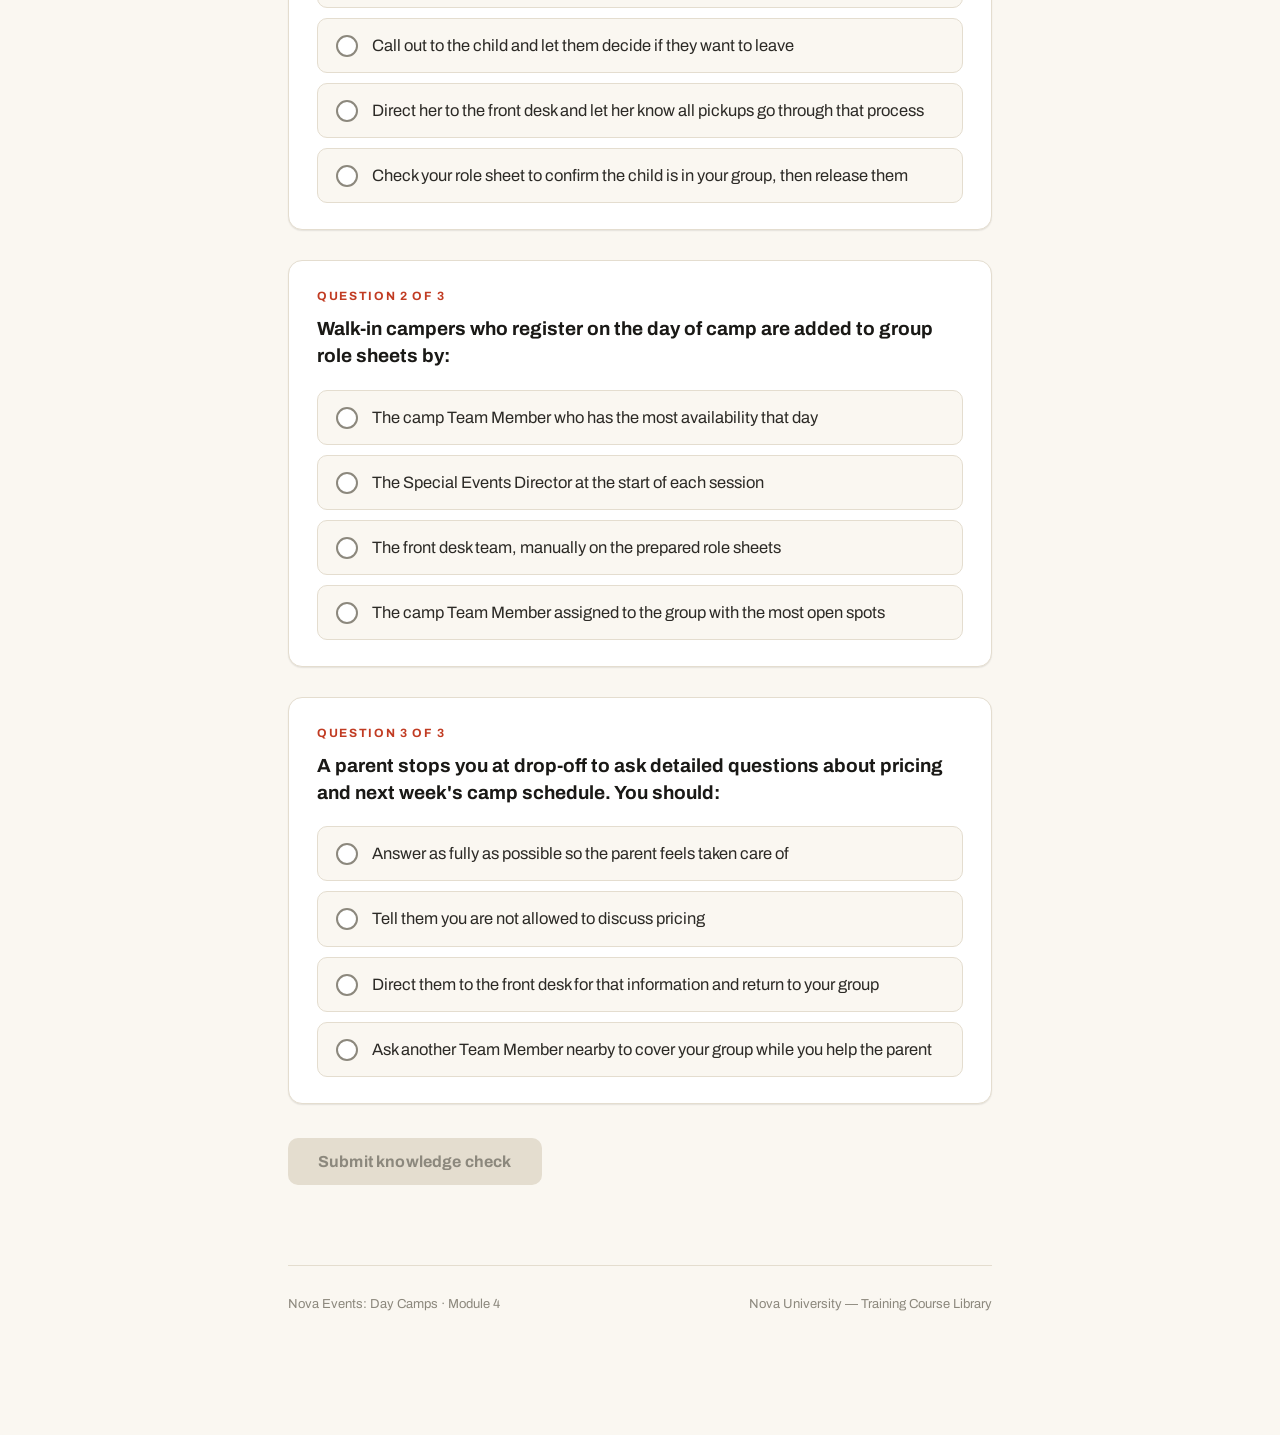
<file: module4.html>
<!DOCTYPE html>
<html lang="en">
<head>
<meta charset="utf-8">
<meta name="viewport" content="width=device-width, initial-scale=1">
<title>Module 4 — Check-In, Check-Out, and Guests — Nova University</title>
<link rel="preconnect" href="https://fonts.googleapis.com"><link rel="preconnect" href="https://fonts.gstatic.com" crossorigin><link href="https://fonts.googleapis.com/css2?family=Archivo:wght@400;500;600;700;800&family=Spectral:ital,wght@0,400;0,500;0,600;1,400;1,500&display=swap" rel="stylesheet">
<link rel="stylesheet" href="shared/course.css">
</head>
<body>
<noscript style="font-family:sans-serif;padding:40px;display:block">This course requires JavaScript to be enabled.</noscript>
<script>window.MODULE_INDEX = 3;</script>
<script src="shared/scorm_api.js"></script>
<script src="shared/data.js"></script>
<script src="shared/player.js"></script>
</body>
</html>
</file>
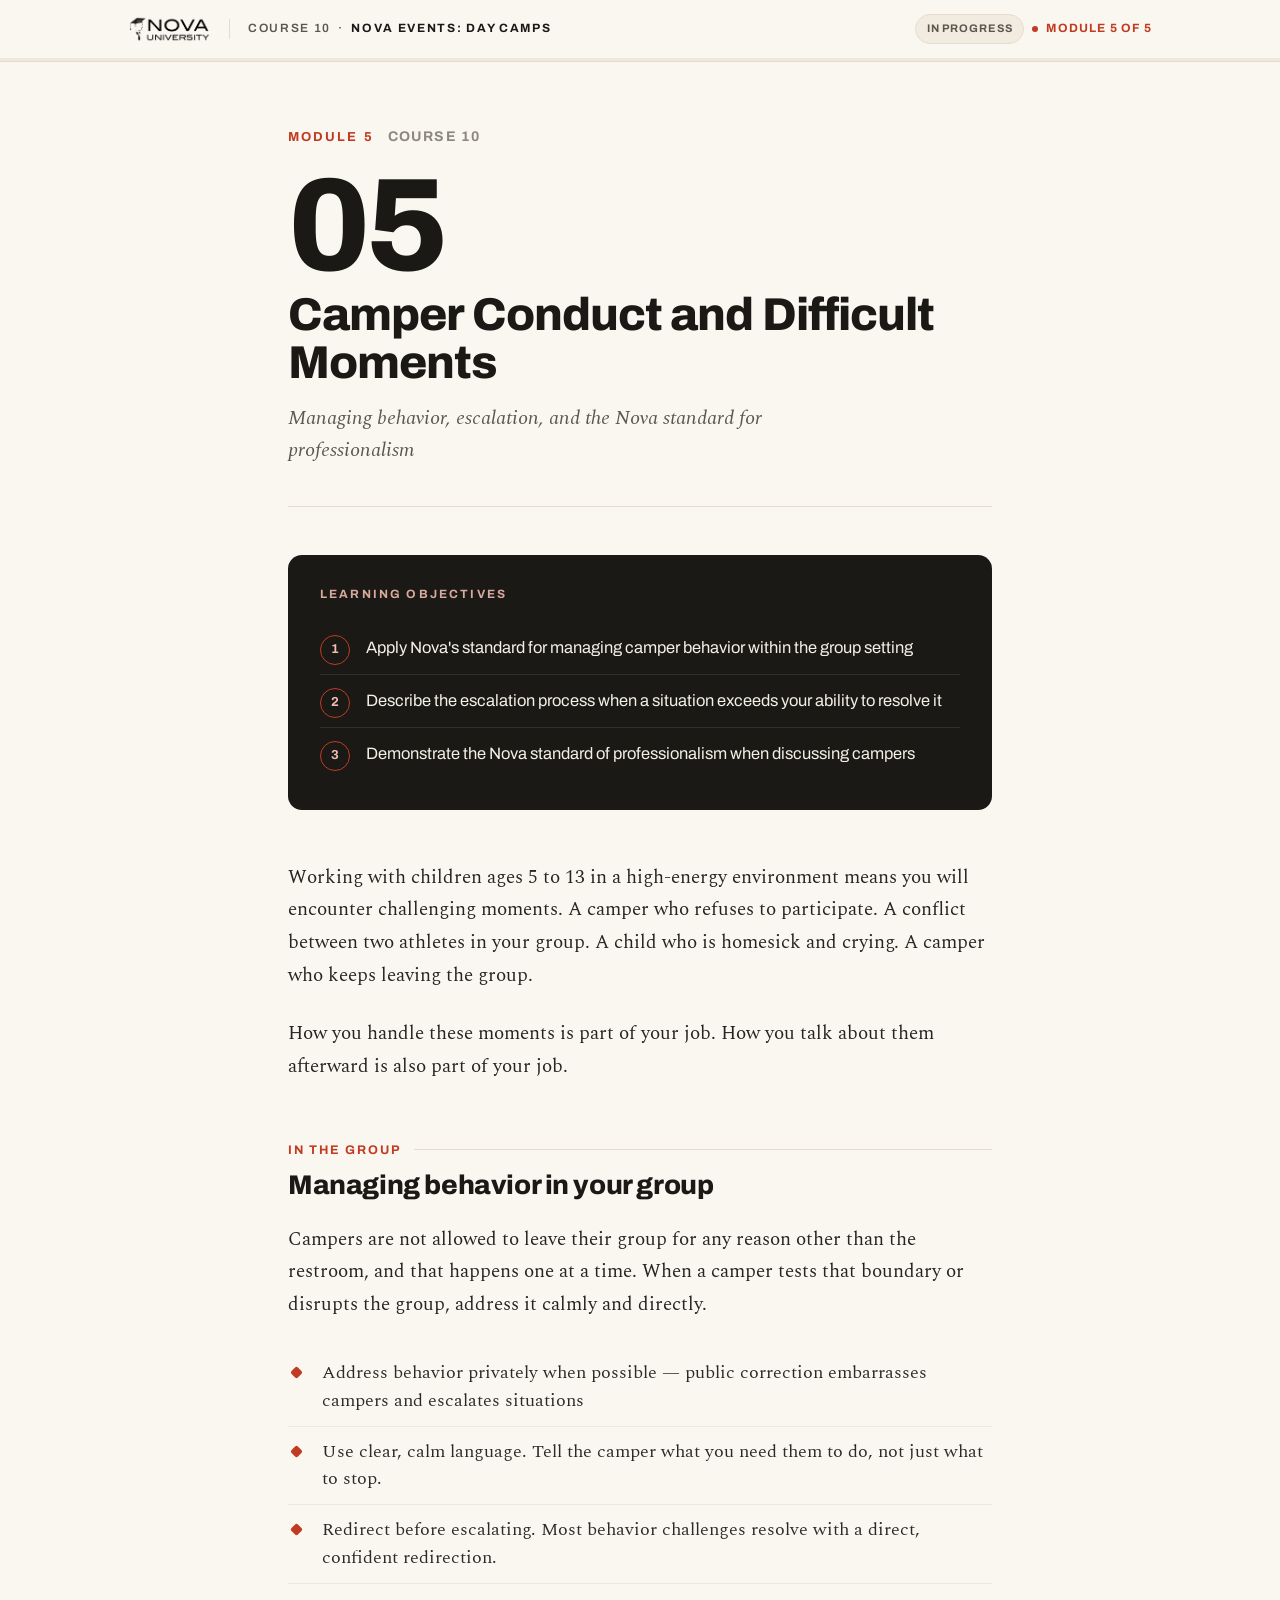
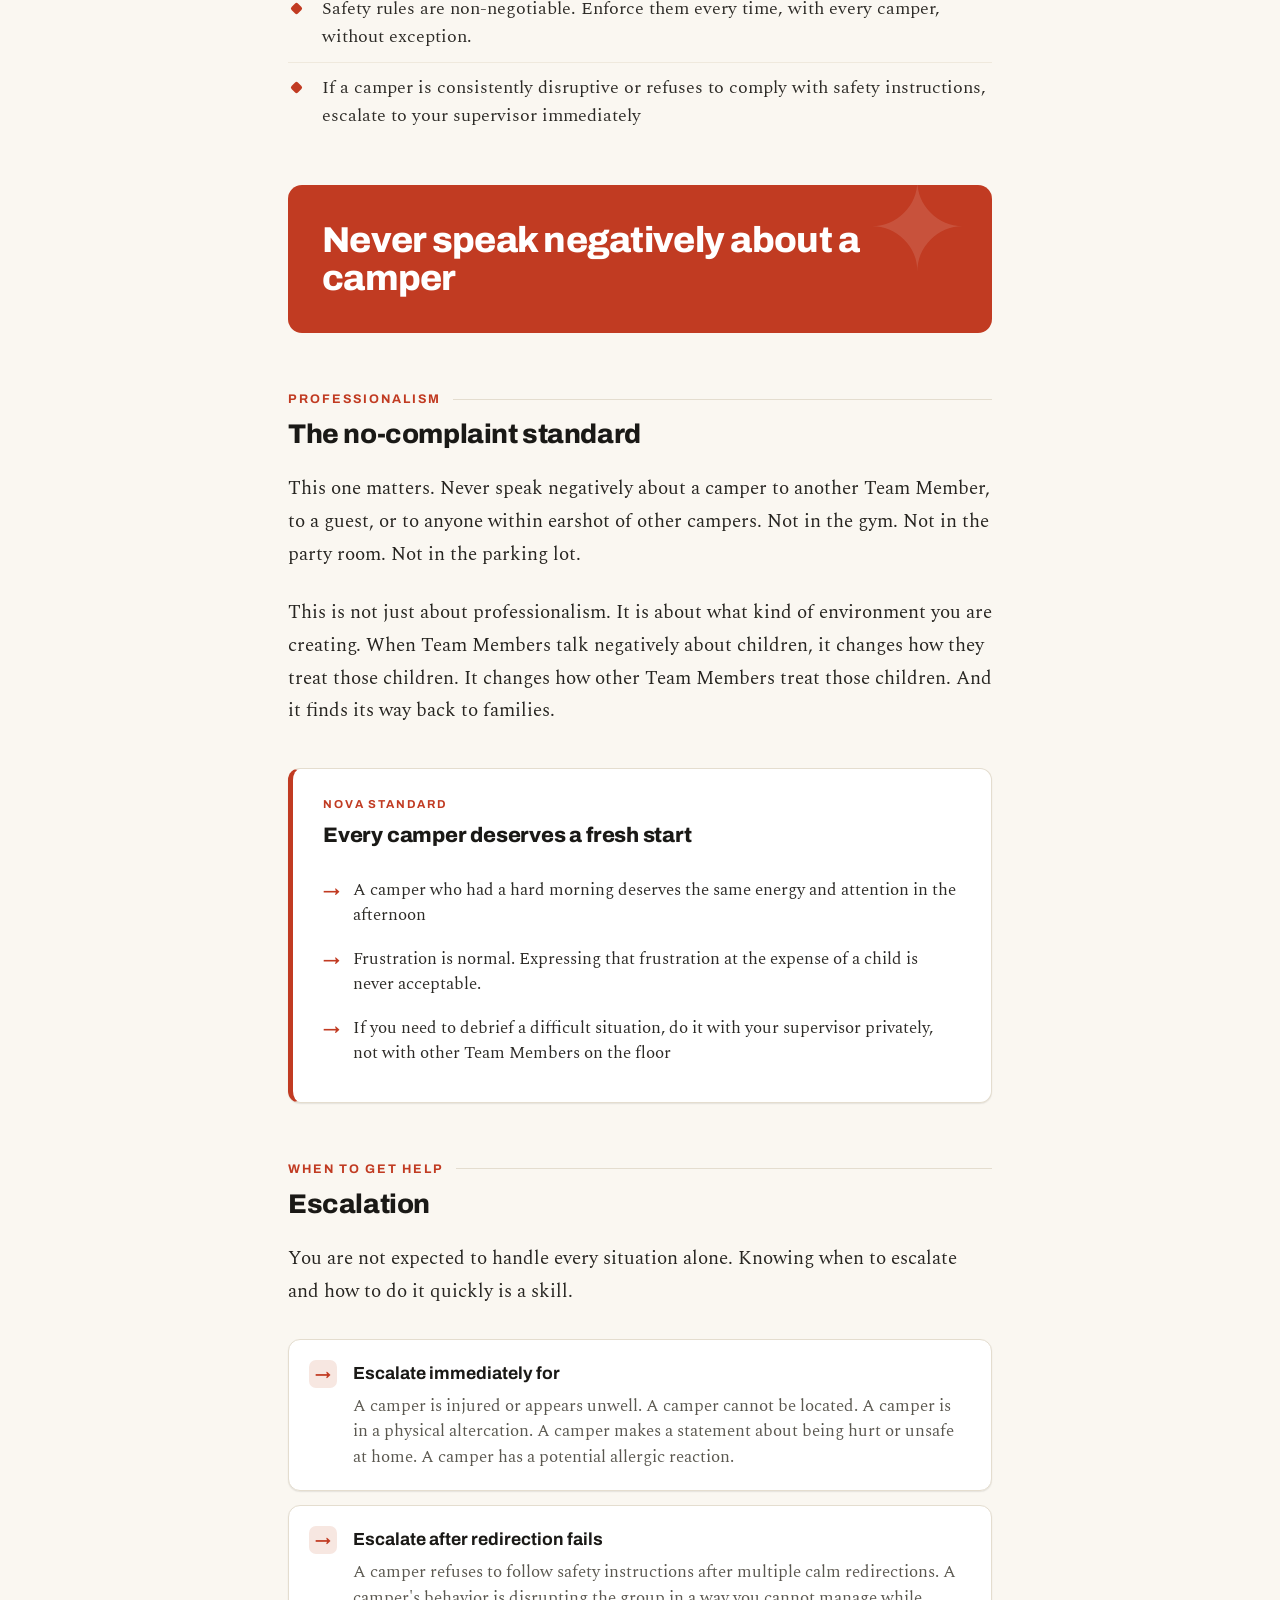
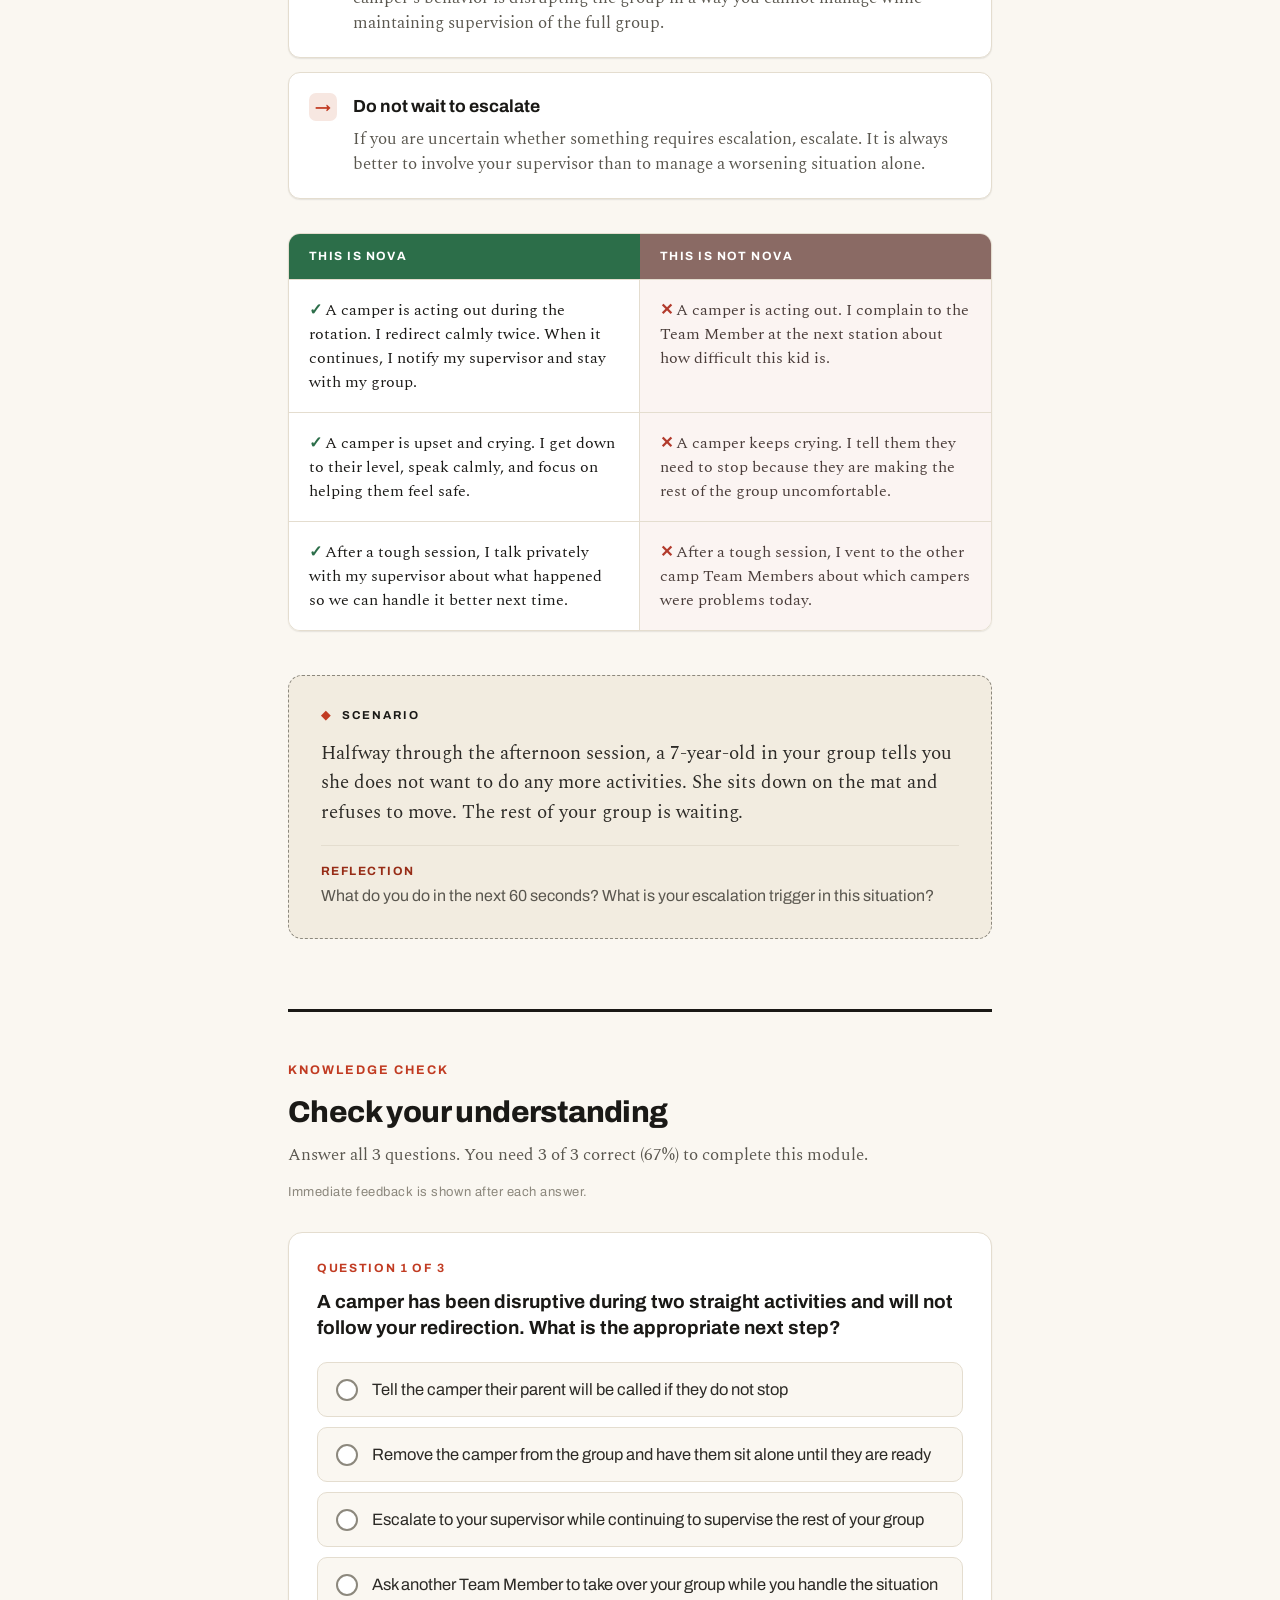
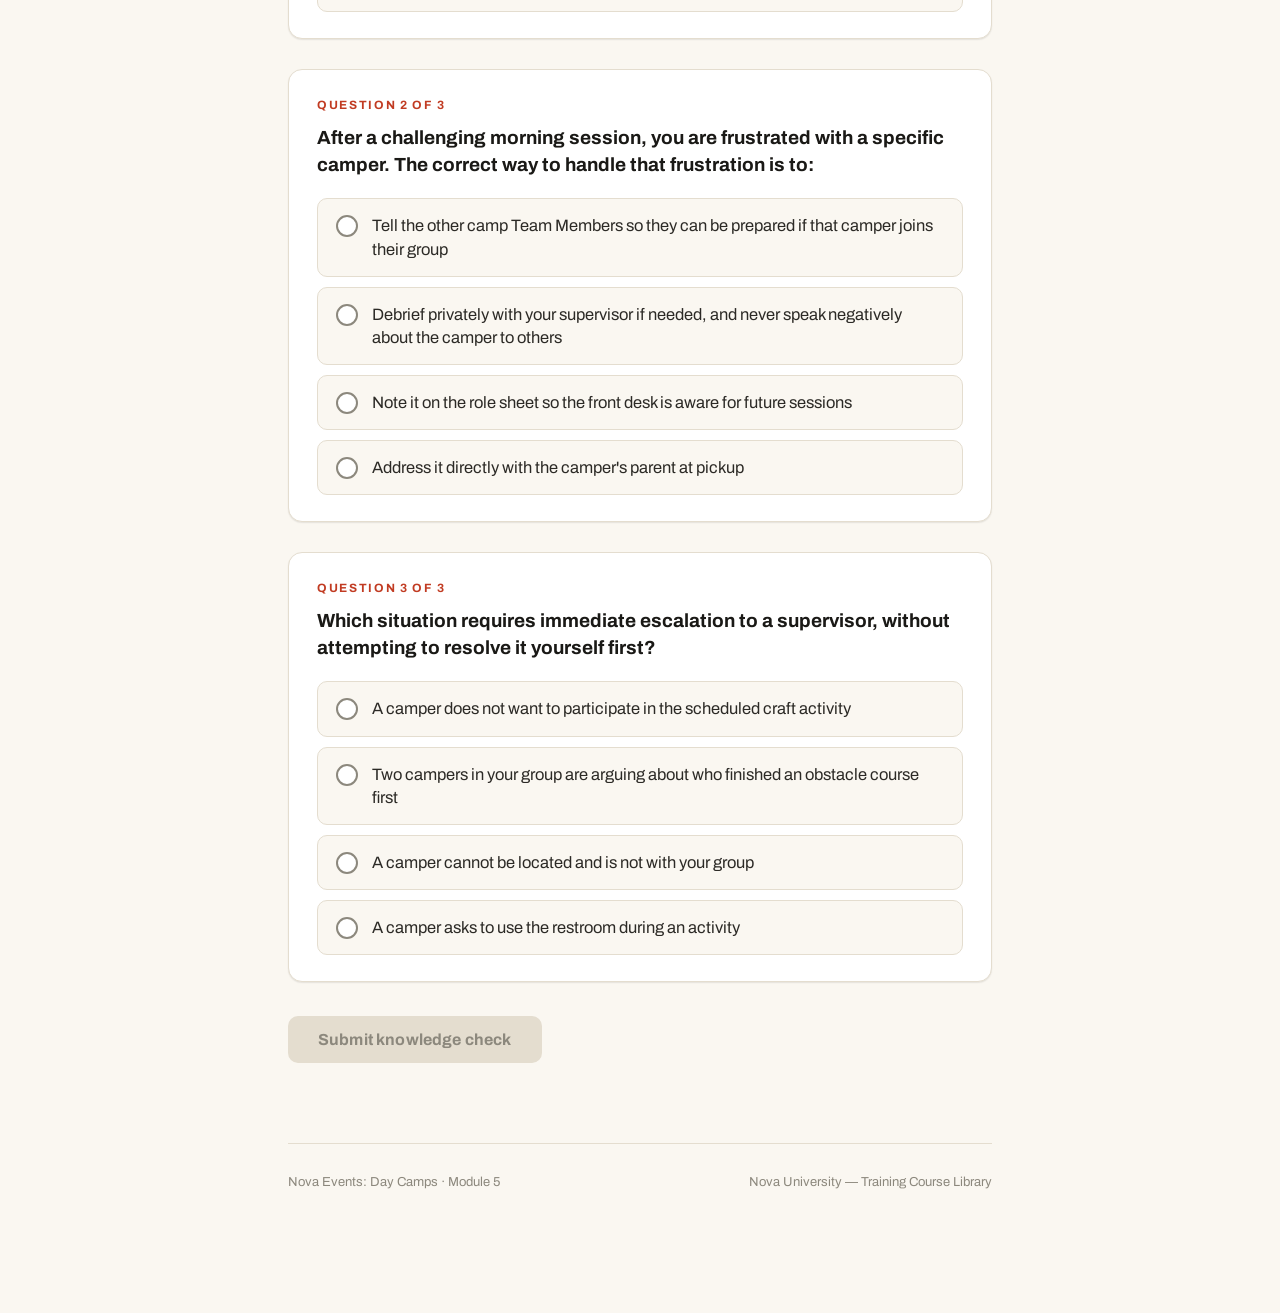
<file: module5.html>
<!DOCTYPE html>
<html lang="en">
<head>
<meta charset="utf-8">
<meta name="viewport" content="width=device-width, initial-scale=1">
<title>Module 5 — Camper Conduct and Difficult Moments — Nova University</title>
<link rel="preconnect" href="https://fonts.googleapis.com"><link rel="preconnect" href="https://fonts.gstatic.com" crossorigin><link href="https://fonts.googleapis.com/css2?family=Archivo:wght@400;500;600;700;800&family=Spectral:ital,wght@0,400;0,500;0,600;1,400;1,500&display=swap" rel="stylesheet">
<link rel="stylesheet" href="shared/course.css">
</head>
<body>
<noscript style="font-family:sans-serif;padding:40px;display:block">This course requires JavaScript to be enabled.</noscript>
<script>window.MODULE_INDEX = 4;</script>
<script src="shared/scorm_api.js"></script>
<script src="shared/data.js"></script>
<script src="shared/player.js"></script>
</body>
</html>
</file>
<file: shared/course.css>
/* ============================================================
   Nova University — Course 10: Day Camps
   Design system / course styles
   ============================================================ */
:root{
  --paper:      #FAF7F1;
  --paper-2:    #F2ECE0;
  --card:       #FFFFFF;
  --ink:        #1A1916;
  --ink-soft:   #5A574F;
  --ink-faint:  #8C887D;
  --line:       #E4DDCF;
  --line-soft:  #EFE9DD;
  --accent:     #C13B22;   /* athletic brick red */
  --accent-ink: #972C16;
  --accent-tint:#F7E7E1;
  --good:       #2C6E49;
  --good-tint:  #E2EFE6;
  --bad:        #B23A2C;
  --bad-tint:   #F6E3DF;
  --ring: 0 0 0 3px rgba(193,59,34,.18);
  --shadow-sm: 0 1px 2px rgba(26,25,22,.05), 0 1px 1px rgba(26,25,22,.04);
  --shadow-md: 0 6px 24px -8px rgba(26,25,22,.18), 0 2px 6px rgba(26,25,22,.06);
  --sans: "Archivo", -apple-system, BlinkMacSystemFont, "Segoe UI", Helvetica, Arial, sans-serif;
  --serif: "Spectral", Georgia, "Times New Roman", serif;
  --maxw: 760px;
}

*{ box-sizing:border-box; }
html,body{ margin:0; padding:0; }
body{
  font-family: var(--serif);
  color: var(--ink);
  background: var(--paper);
  -webkit-font-smoothing: antialiased;
  text-rendering: optimizeLegibility;
  line-height: 1.6;
}
img{ max-width:100%; display:block; }

/* ---------------- Top bar ---------------- */
.topbar{
  position: sticky; top:0; z-index:50;
  background: rgba(250,247,241,.92);
  backdrop-filter: blur(8px);
  border-bottom: 1px solid var(--line);
}
.topbar-inner{
  max-width: 1080px; margin:0 auto;
  display:flex; align-items:center; gap:18px;
  padding: 14px 28px;
}
.topbar .logo{ height:30px; width:auto; flex:none; }
.topbar .crumb{
  font-family: var(--sans);
  font-size: 12px; letter-spacing:.14em; text-transform:uppercase;
  color: var(--ink-soft); font-weight:600;
  border-left:1px solid var(--line); padding-left:18px;
}
.topbar .crumb b{ color:var(--ink); font-weight:700; }
.topbar .modtag{
  margin-left:auto; font-family:var(--sans); font-weight:700;
  font-size:12px; letter-spacing:.1em; text-transform:uppercase;
  color:var(--accent);
  display:flex; align-items:center; gap:8px;
}
.topbar .modtag .dot{ width:6px;height:6px;border-radius:50%;background:var(--accent); }
.progress-track{ height:3px; background:var(--line-soft); }
.progress-fill{ height:100%; width:0%; background:var(--accent); transition: width .15s linear; }

/* ---------------- Layout ---------------- */
.wrap{ max-width: var(--maxw); margin:0 auto; padding: 0 28px 120px; }

/* ---------------- Hero ---------------- */
.hero{ padding: 64px 0 40px; border-bottom:1px solid var(--line); margin-bottom:48px; }
.hero .eyebrow{
  font-family:var(--sans); font-weight:700; font-size:13px;
  letter-spacing:.16em; text-transform:uppercase; color:var(--accent);
  display:flex; align-items:baseline; gap:14px; margin-bottom:22px;
}
.hero .eyebrow .num{
  font-size:14px; color:var(--ink-faint); letter-spacing:.1em;
}
.hero .modnum{
  font-family:var(--sans); font-weight:800;
  font-size: clamp(64px, 14vw, 132px); line-height:.86;
  letter-spacing:-.04em; color:var(--ink);
  margin:0 0 6px; -webkit-text-stroke: 0;
}
.hero h1{
  font-family:var(--sans); font-weight:800;
  font-size: clamp(30px, 5vw, 46px); line-height:1.04;
  letter-spacing:-.02em; margin: 8px 0 14px; color:var(--ink);
}
.hero .sub{
  font-size: 20px; color:var(--ink-soft); font-style:italic;
  max-width: 560px; margin:0;
}

/* ---------------- Objectives ---------------- */
.objectives{
  background: var(--ink); color:#F4EFE6;
  border-radius: 14px; padding: 30px 32px; margin: 0 0 52px;
}
.objectives .lbl{
  font-family:var(--sans); font-weight:700; font-size:12px;
  letter-spacing:.18em; text-transform:uppercase; color:#D9A99C;
  margin-bottom:18px;
}
.objectives ol{ margin:0; padding:0; list-style:none; counter-reset:obj; }
.objectives li{
  counter-increment:obj; position:relative;
  padding: 14px 0 14px 46px; font-family:var(--sans); font-size:16.5px;
  line-height:1.45; border-top:1px solid rgba(255,255,255,.1);
}
.objectives li:first-child{ border-top:0; }
.objectives li::before{
  content: counter(obj); position:absolute; left:0; top:13px;
  width:28px; height:28px; border-radius:50%;
  border:1.5px solid var(--accent); color:#F0BCB0;
  font-size:13px; font-weight:700; display:flex; align-items:center; justify-content:center;
}

/* ---------------- Prose ---------------- */
.prose{ font-size: 19px; line-height:1.72; color:#262420; margin: 0 0 26px; }
.prose strong{ font-weight:600; color:var(--ink);
  background: linear-gradient(transparent 62%, rgba(193,59,34,.14) 62%); }

/* ---------------- Section heading ---------------- */
.shead{ margin: 56px 0 24px; }
.shead .kick{
  font-family:var(--sans); font-weight:700; font-size:12.5px;
  letter-spacing:.16em; text-transform:uppercase; color:var(--accent);
  margin-bottom:10px; display:flex; align-items:center; gap:12px;
}
.shead .kick::after{ content:""; flex:1; height:1px; background:var(--line); }
.shead h2{
  font-family:var(--sans); font-weight:800; font-size: 27px;
  letter-spacing:-.015em; margin:0; color:var(--ink); line-height:1.12;
}

/* ---------------- Banner / pull statement ---------------- */
.banner{
  margin: 44px 0; padding: 36px 34px; border-radius:14px;
  background: var(--accent); color:#fff; position:relative; overflow:hidden;
}
.banner::before{
  content:"✦"; position:absolute; right:24px; top:-10px;
  font-size:120px; color:rgba(255,255,255,.12); line-height:1;
}
.banner p{
  font-family:var(--sans); font-weight:800;
  font-size: clamp(24px,4.4vw,36px); line-height:1.06; letter-spacing:-.02em;
  margin:0; max-width: 90%; position:relative;
}

/* ---------------- Lists ---------------- */
.clist{ list-style:none; margin: 4px 0 28px; padding:0; }
.clist li{
  position:relative; padding: 11px 0 11px 34px; font-size:18px;
  line-height:1.55; border-top:1px solid var(--line-soft); color:#2c2a26;
}
.clist li:first-child{ border-top:0; }
.clist li::before{
  content:""; position:absolute; left:4px; top:20px;
  width:9px; height:9px; border-radius:2px; background:var(--accent);
  transform: rotate(45deg);
}

/* ---------------- Nova Standard callout ---------------- */
.standard{
  margin: 40px 0; border:1px solid var(--line);
  border-left: 5px solid var(--accent);
  background: var(--card); border-radius: 12px; padding: 26px 30px;
  box-shadow: var(--shadow-sm);
}
.standard .tag{
  font-family:var(--sans); font-weight:700; font-size:11.5px;
  letter-spacing:.16em; text-transform:uppercase; color:var(--accent);
  margin-bottom:6px;
}
.standard h3{
  font-family:var(--sans); font-weight:800; font-size:21px; letter-spacing:-.01em;
  margin:0 0 16px; color:var(--ink);
}
.standard ul{ list-style:none; margin:0; padding:0; }
.standard li{
  position:relative; padding:9px 0 9px 30px; font-size:17px; line-height:1.5;
  color:#2c2a26;
}
.standard li::before{
  content:"→"; position:absolute; left:0; top:9px; color:var(--accent);
  font-family:var(--sans); font-weight:700;
}

/* ---------------- Table ---------------- */
.tbl-wrap{ margin: 30px 0; border:1px solid var(--line); border-radius:12px; overflow:hidden; box-shadow:var(--shadow-sm); }
table.ctable{ width:100%; border-collapse:collapse; background:var(--card); font-family:var(--sans); }
table.ctable th{
  text-align:left; font-size:12px; letter-spacing:.1em; text-transform:uppercase;
  font-weight:700; color:#F4EFE6; background:var(--ink); padding:14px 18px;
}
table.ctable td{ padding:15px 18px; font-size:16px; border-top:1px solid var(--line); color:#2c2a26; }
table.ctable td:first-child{ font-weight:600; color:var(--ink); }
table.ctable tr:nth-child(even) td{ background:var(--paper); }

/* ---------------- Practice / numbered explainer cards ---------------- */
.practice{ margin: 30px 0; display:grid; gap:14px; }
.pitem{
  background:var(--card); border:1px solid var(--line); border-radius:12px;
  padding: 20px 22px 20px 64px; position:relative; box-shadow:var(--shadow-sm);
}
.pitem .arrow{
  position:absolute; left:20px; top:20px; width:28px; height:28px;
  border-radius:7px; background:var(--accent-tint); color:var(--accent);
  display:flex; align-items:center; justify-content:center;
  font-family:var(--sans); font-weight:800; font-size:16px;
}
.pitem h4{ font-family:var(--sans); font-weight:700; font-size:17.5px; margin:0 0 6px; color:var(--ink); }
.pitem p{ margin:0; font-size:16.5px; line-height:1.55; color:var(--ink-soft); }

/* ---------------- Steps ---------------- */
.steps{ margin:30px 0; display:grid; gap:0; counter-reset:step; }
.step{
  position:relative; padding: 22px 0 22px 64px; border-top:1px solid var(--line);
}
.step:first-child{ border-top:0; }
.step::before{
  counter-increment:step; content:counter(step);
  position:absolute; left:0; top:20px; width:40px; height:40px; border-radius:50%;
  background:var(--ink); color:#fff; font-family:var(--sans); font-weight:800; font-size:18px;
  display:flex; align-items:center; justify-content:center;
}
.step h4{ font-family:var(--sans); font-weight:700; font-size:18px; margin:0 0 5px; color:var(--ink); }
.step p{ margin:0; font-size:16.5px; line-height:1.55; color:var(--ink-soft); }

/* ---------------- Compare: This is / is not Nova ---------------- */
.compare{ margin: 34px 0; border:1px solid var(--line); border-radius:12px; overflow:hidden; box-shadow:var(--shadow-sm); }
.compare-head{ display:grid; grid-template-columns:1fr 1fr; }
.compare-head div{
  font-family:var(--sans); font-weight:700; font-size:12px; letter-spacing:.12em;
  text-transform:uppercase; padding:13px 20px; color:#fff;
}
.compare-head .yes{ background:var(--good); }
.compare-head .no{ background:#8a6a64; }
.crow{ display:grid; grid-template-columns:1fr 1fr; border-top:1px solid var(--line); }
.crow > div{ padding:18px 20px; font-size:16px; line-height:1.5; background:var(--card); }
.crow .yes{ border-right:1px solid var(--line); }
.crow .yes::before{ content:"✓ "; color:var(--good); font-family:var(--sans); font-weight:800; }
.crow .no{ background:#FBF4F2; color:#4a3d3a; }
.crow .no::before{ content:"✕ "; color:var(--bad); font-family:var(--sans); font-weight:800; }

/* ---------------- Scenario ---------------- */
.scenario{
  margin: 44px 0; background: var(--paper-2);
  border-radius:14px; padding: 30px 32px; border:1px dashed var(--ink-faint);
}
.scenario .tag{
  font-family:var(--sans); font-weight:700; font-size:11.5px; letter-spacing:.18em;
  text-transform:uppercase; color:var(--ink); display:flex; align-items:center; gap:10px; margin-bottom:14px;
}
.scenario .tag::before{ content:"◆"; color:var(--accent); }
.scenario .stext{ font-size:18.5px; line-height:1.6; color:#2c2a26; margin:0 0 18px; }
.scenario .reflect{
  font-family:var(--sans); font-size:16px; line-height:1.5; color:var(--ink-soft);
  border-top:1px solid var(--line); padding-top:16px;
}
.scenario .reflect b{ color:var(--accent-ink); font-weight:700; display:block; margin-bottom:4px;
  font-size:12px; letter-spacing:.12em; text-transform:uppercase; }

/* ---------------- Knowledge check ---------------- */
.quiz{ margin: 70px 0 0; padding-top:48px; border-top:3px solid var(--ink); }
.quiz-head .tag{
  font-family:var(--sans); font-weight:700; font-size:12.5px; letter-spacing:.16em;
  text-transform:uppercase; color:var(--accent); margin-bottom:8px;
}
.quiz-head h2{ font-family:var(--sans); font-weight:800; font-size:30px; letter-spacing:-.02em; margin:0 0 6px; }
.quiz-head p{ font-size:17px; color:var(--ink-soft); margin:0 0 12px; }
.quiz-meta{ font-family:var(--sans); font-size:13px; color:var(--ink-faint); letter-spacing:.04em; }

.qcard{ margin: 30px 0; background:var(--card); border:1px solid var(--line); border-radius:14px; padding:26px 28px; box-shadow:var(--shadow-sm); }
.qcard .qnum{ font-family:var(--sans); font-weight:700; font-size:12px; letter-spacing:.14em; text-transform:uppercase; color:var(--accent); margin-bottom:10px; }
.qcard .qtext{ font-family:var(--sans); font-weight:700; font-size:19px; line-height:1.4; color:var(--ink); margin:0 0 20px; }
.opts{ display:grid; gap:10px; }
.opt{
  display:flex; align-items:flex-start; gap:14px; padding:15px 18px;
  border:1.5px solid var(--line); border-radius:10px; cursor:pointer;
  font-family:var(--sans); font-size:16.5px; line-height:1.4; color:#2c2a26;
  background:var(--paper); transition: border-color .12s, background .12s;
}
.opt:hover{ border-color:var(--ink-faint); background:#fff; }
.opt .mark{
  flex:none; width:22px; height:22px; border-radius:50%; border:2px solid var(--ink-faint);
  margin-top:1px; display:flex; align-items:center; justify-content:center;
  font-family:var(--sans); font-weight:700; font-size:12px; color:transparent; background:#fff;
}
.opt.sel{ border-color:var(--accent); background:#fff; box-shadow:var(--ring); }
.opt.sel .mark{ border-color:var(--accent); background:var(--accent); color:#fff; }
.opt.correct{ border-color:var(--good); background:var(--good-tint); }
.opt.correct .mark{ border-color:var(--good); background:var(--good); color:#fff; }
.opt.wrong{ border-color:var(--bad); background:var(--bad-tint); }
.opt.wrong .mark{ border-color:var(--bad); background:var(--bad); color:#fff; }
.opt.locked{ pointer-events:none; }
.opt.dim{ opacity:.55; }

.explain{
  margin-top:16px; padding:16px 18px; border-radius:10px; font-family:var(--sans);
  font-size:15.5px; line-height:1.5; display:none;
}
.explain.show{ display:block; }
.explain.ok{ background:var(--good-tint); color:#1f4d33; border:1px solid #BBD8C6; }
.explain.no{ background:var(--bad-tint); color:#7d271b; border:1px solid #E5C2BB; }
.explain b{ font-weight:700; }

/* ---------------- Quiz actions / result ---------------- */
.quiz-actions{ margin-top:34px; display:flex; align-items:center; gap:16px; flex-wrap:wrap; }
.btn{
  font-family:var(--sans); font-weight:700; font-size:16px; letter-spacing:.01em;
  border:none; border-radius:10px; padding:15px 30px; cursor:pointer;
  background:var(--accent); color:#fff; transition: filter .12s, transform .04s;
}
.btn:hover{ filter:brightness(1.06); }
.btn:active{ transform: translateY(1px); }
.btn:disabled{ background:var(--line); color:var(--ink-faint); cursor:not-allowed; }
.btn.ghost{ background:transparent; color:var(--ink); border:1.5px solid var(--ink); }
.btn.ghost:hover{ background:var(--ink); color:#fff; filter:none; }

.result{
  display:none; margin:32px 0 0; border-radius:14px; padding:30px 32px; text-align:center;
}
.result.show{ display:block; }
.result.pass{ background:var(--good); color:#fff; }
.result.fail{ background:var(--paper-2); color:var(--ink); border:1px solid var(--line); }
.result .score{ font-family:var(--sans); font-weight:800; font-size:54px; line-height:1; letter-spacing:-.02em; margin:0 0 8px; }
.result .rlbl{ font-family:var(--sans); font-weight:700; font-size:13px; letter-spacing:.16em; text-transform:uppercase; margin:0 0 14px; opacity:.85; }
.result p{ font-size:17px; margin:0 auto; max-width:440px; line-height:1.5; }
.result.pass .ck{ font-size:40px; margin-bottom:6px; }

.footer{
  margin-top:80px; padding-top:28px; border-top:1px solid var(--line);
  font-family:var(--sans); font-size:13px; color:var(--ink-faint);
  display:flex; justify-content:space-between; flex-wrap:wrap; gap:10px;
}

/* status pill in topbar */
.statuspill{
  font-family:var(--sans); font-weight:700; font-size:11px; letter-spacing:.08em;
  text-transform:uppercase; padding:5px 11px; border-radius:99px;
  background:var(--paper-2); color:var(--ink-soft); border:1px solid var(--line);
}
.statuspill.done{ background:var(--good-tint); color:var(--good); border-color:#BBD8C6; }

@media (max-width:620px){
  .topbar-inner{ padding:12px 18px; gap:12px; }
  .topbar .crumb{ display:none; }
  .wrap{ padding:0 18px 90px; }
  .compare-head, .crow{ grid-template-columns:1fr; }
  .crow .yes{ border-right:0; border-bottom:1px solid var(--line); }
  .hero{ padding:40px 0 30px; }
}

/* ===================== HOME / LAUNCH PAGE ===================== */
.home-hero{ max-width:920px; margin:0 auto; padding:70px 28px 30px; }
.home-hero .lib{ font-family:var(--sans); font-weight:700; font-size:12px; letter-spacing:.18em; text-transform:uppercase; color:var(--ink-faint); margin-bottom:24px; }
.home-hero .ccode{ font-family:var(--sans); font-weight:700; font-size:13px; letter-spacing:.16em; text-transform:uppercase; color:var(--accent); margin-bottom:14px; }
.home-hero h1{ font-family:var(--sans); font-weight:800; font-size:clamp(38px,6vw,62px); line-height:1; letter-spacing:-.03em; margin:0 0 16px; }
.home-hero .sub{ font-size:22px; font-style:italic; color:var(--ink-soft); margin:0 0 30px; }
.home-meta{ display:flex; flex-wrap:wrap; gap:0 40px; row-gap:16px; padding:24px 0; border-top:1px solid var(--line); border-bottom:1px solid var(--line); }
.home-meta .mi{ }
.home-meta .mi .k{ font-family:var(--sans); font-weight:700; font-size:11px; letter-spacing:.14em; text-transform:uppercase; color:var(--ink-faint); margin-bottom:5px; }
.home-meta .mi .v{ font-family:var(--sans); font-weight:600; font-size:16px; color:var(--ink); }
.mod-list{ max-width:920px; margin:0 auto; padding:40px 28px 100px; }
.mod-list .lbl{ font-family:var(--sans); font-weight:700; font-size:12.5px; letter-spacing:.16em; text-transform:uppercase; color:var(--accent); margin-bottom:8px; }
.modrow{
  display:flex; align-items:center; gap:24px; padding:24px 4px; border-top:1px solid var(--line);
  text-decoration:none; color:inherit; transition:background .12s; border-radius:8px;
}
.modrow:hover{ background:var(--card); }
.modrow:last-child{ border-bottom:1px solid var(--line); }
.modrow .mn{ font-family:var(--sans); font-weight:800; font-size:34px; color:var(--ink-faint); width:54px; flex:none; letter-spacing:-.02em; }
.modrow .mc h3{ font-family:var(--sans); font-weight:700; font-size:21px; margin:0 0 4px; color:var(--ink); }
.modrow .mc p{ margin:0; font-size:16px; color:var(--ink-soft); }
.modrow .go{ margin-left:auto; font-family:var(--sans); font-weight:700; color:var(--accent); font-size:24px; flex:none; }
.home-note{ max-width:920px; margin:0 auto 80px; padding:0 28px; }
.home-note .box{ background:var(--paper-2); border:1px solid var(--line); border-radius:12px; padding:20px 24px; font-family:var(--sans); font-size:14.5px; color:var(--ink-soft); line-height:1.55; }
</file>
